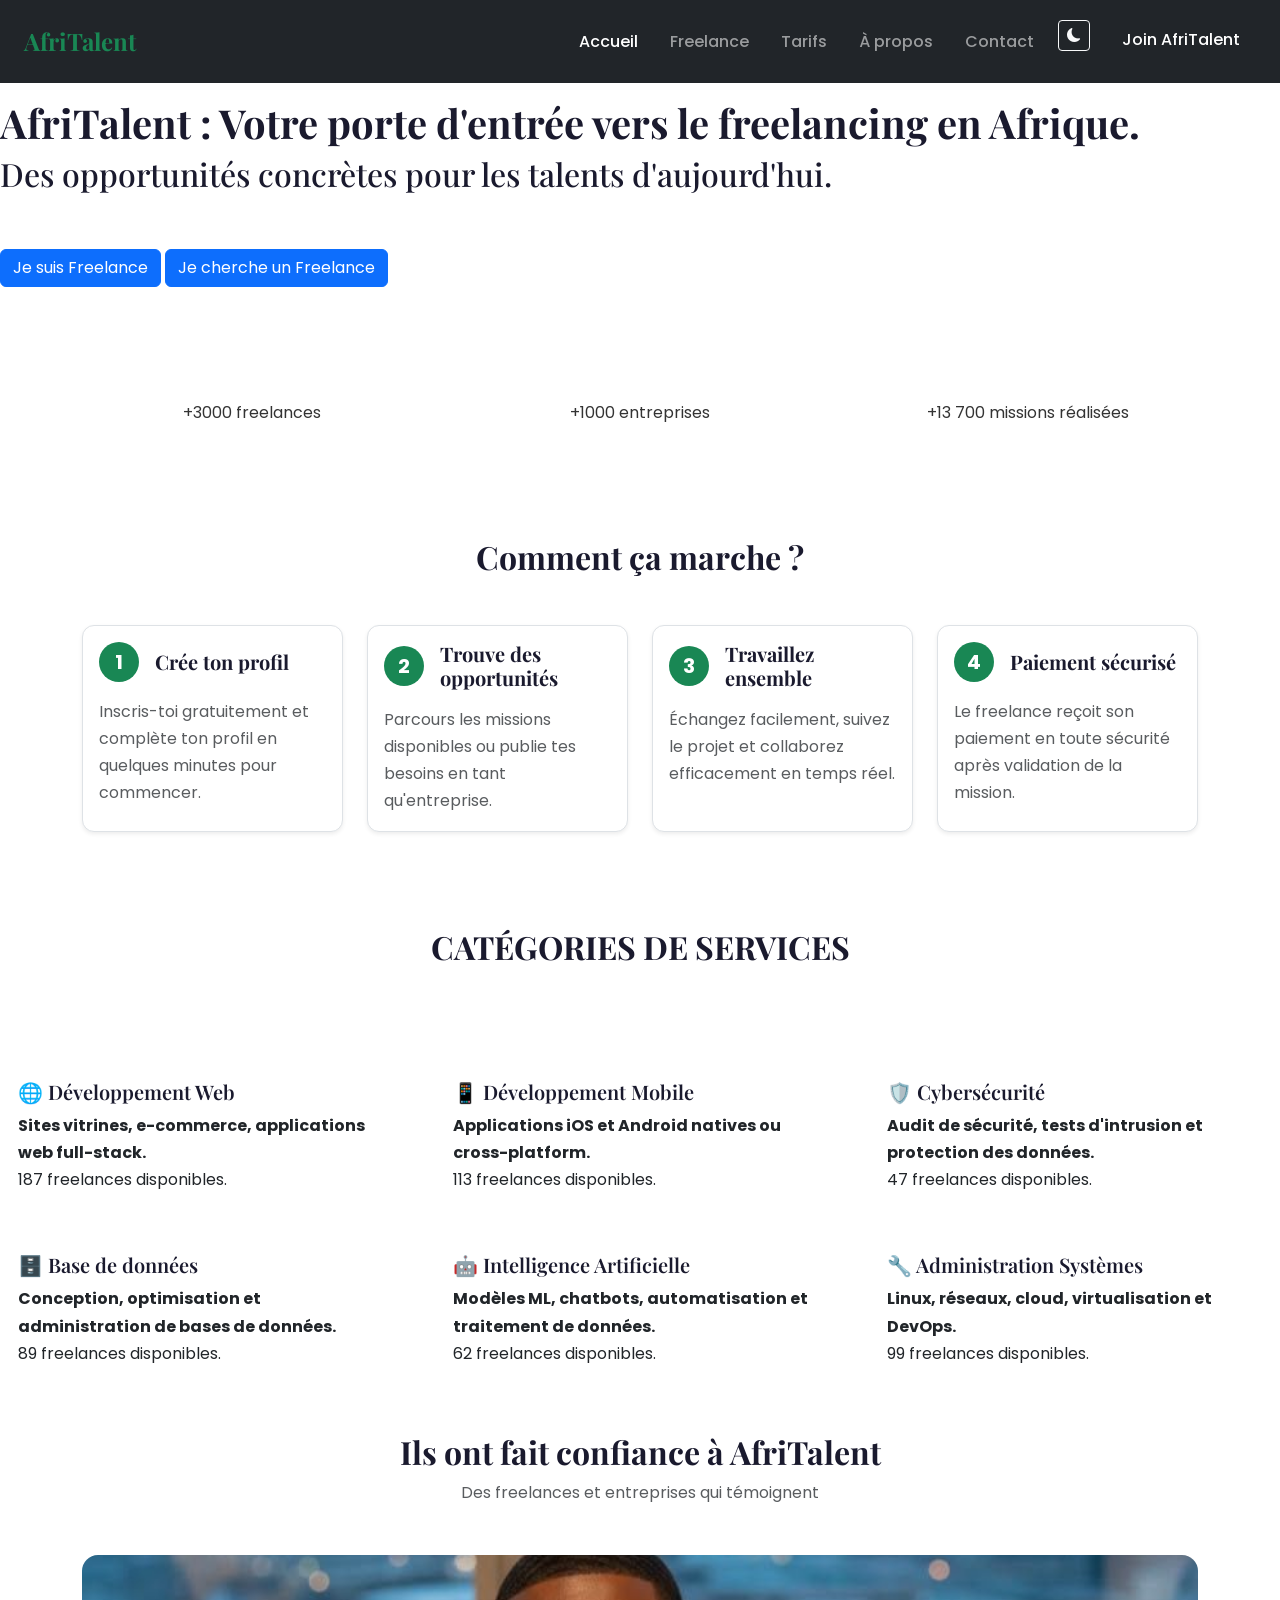
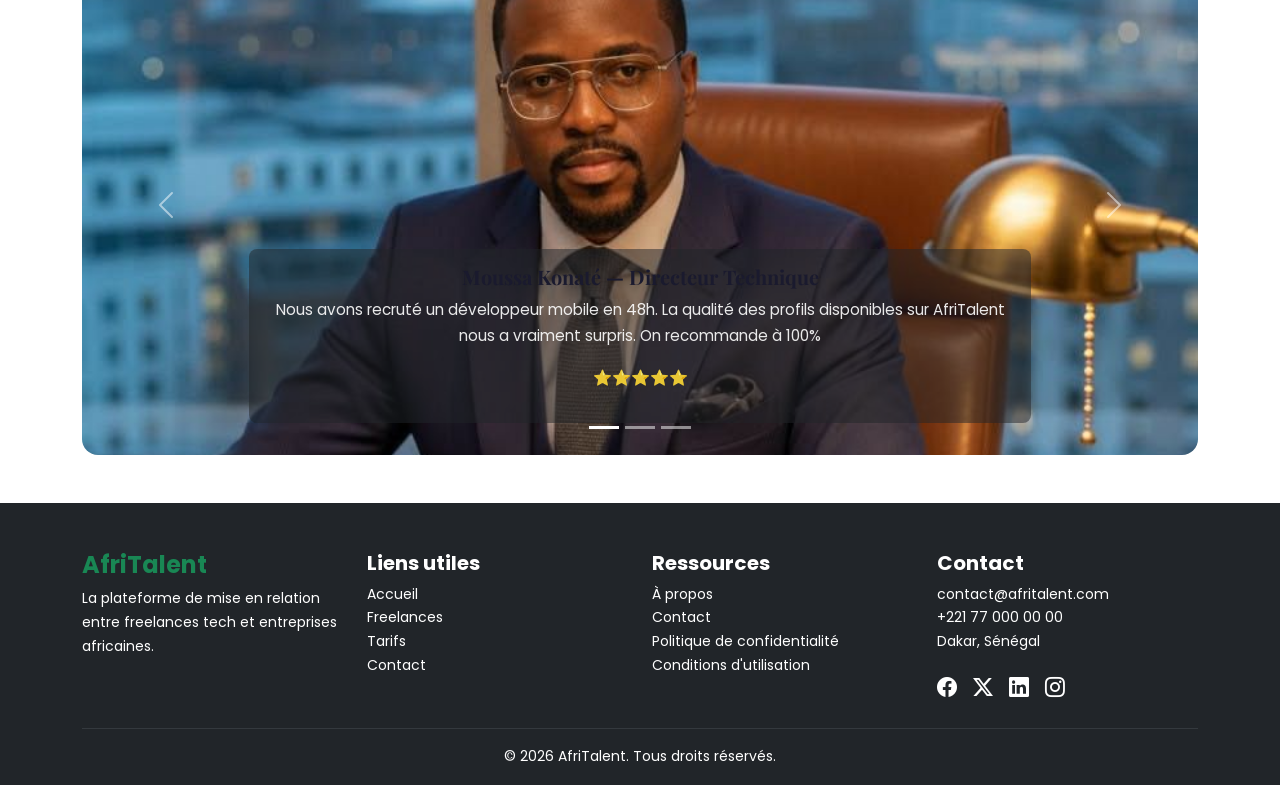
<file: index.html>
<!DOCTYPE html>
<html lang="fr">

<head>
  <meta charset="UTF-8">
  <meta name="viewport" content="width=device-width, initial-scale=1.0">
  <title>AfriTalent — Accueil</title>
  <!-- Bootstrap 5 CSS via CDN -->
  <link href="https://cdn.jsdelivr.net/npm/bootstrap@5.3.0/dist/css/bootstrap.min.css" rel="stylesheet">
  <!-- Feuille de style personnelle -->
  <link rel="stylesheet" href="css/style.css">
  <!-- Bootstrap Icons -->
  <link rel="stylesheet" href="https://cdn.jsdelivr.net/npm/bootstrap-icons@1.11.0/font/bootstrap-icons.css">
</head>

<body>

  <!-- NAVBAR — Navigation principale fixe en haut
       Contient le logo, les liens et le dark mode -->
  <nav class="navbar navbar-expand-lg navbar-dark bg-dark sticky-top" id="mainNavbar">
    <div class="container-fluid px-4">

      <!-- Logo AfriTalent -->
      <a class="navbar-brand d-flex align-items-center" href="#">
        <span class="fw-bold text-success">AfriTalent</span>
      </a>

      <!-- Bouton hamburger pour mobile -->
      <button class="navbar-toggler" type="button" data-bs-toggle="collapse" data-bs-target="#navbarNav"
        aria-controls="navbarNav" aria-expanded="false" aria-label="Toggle navigation">
        <span class="navbar-toggler-icon"></span>
      </button>

      <!-- Liens de navigation -->
      <div class="collapse navbar-collapse justify-content-end" id="navbarNav">
        <ul class="navbar-nav">
          <li class="nav-item">
            <a class="nav-link active" href="index.html">Accueil</a>
          </li>
          <li class="nav-item">
            <a class="nav-link" href="freelances.html">Freelance</a>
          </li>
          <li class="nav-item">
            <a class="nav-link" href="tarif.html">Tarifs</a>
          </li>
          <li class="nav-item">
            <a class="nav-link" href="about.html">À propos</a>
          </li>
          <li class="nav-item">
            <a class="nav-link" href="contact.html">Contact</a>
          </li>
          <!-- Bouton toggle dark mode -->
          <li class="nav-item ms-2">
            <button class="btn btn-outline-light btn-sm" id="darkModeToggle" aria-label="Activer le mode sombre">
              <i class="bi bi-moon-fill"></i>
            </button>
          </li>
          <!-- Bouton CTA -->
          <li class="nav-item">
            <a class="nav-link btn btn-success text-white ms-lg-3 px-4" href="contact.html">Join AfriTalent</a>
          </li>
        </ul>
      </div>

    </div>
  </nav>

  <!-- SECTION HERO — Titre principal et boutons CTA -->
  <div class="container py-2"></div>
  <h1>
    <strong>AfriTalent : Votre porte d'entrée vers le freelancing en Afrique.</strong><br>
  </h1>
  <h2>Des opportunités concrètes pour les talents d'aujourd'hui.</h2>

  <!-- Boutons d'appel à l'action -->
  <div class="d-grid gap-2 d-md-block py-5">
    <a href="freelances.html" class="btn btn-primary">Je suis Freelance</a>
    <a href="freelances.html" class="btn btn-primary">Je cherche un Freelance</a>
  </div>

  <!-- SECTION STATISTIQUES — Chiffres clés animés
       Les compteurs s'animent au scroll via JS -->
  <section id="hero" aria-label="Statistiques AfriTalent">
    <!-- ✅ Correction 1 : aria-label remplace le h2 manquant -->
    <div class="container overflow-hidden text-center">
      <div class="row gx-5 py-5">
        <div class="col">
          <div class="p-3">+3000 freelances</div>
        </div>
        <div class="col">
          <div class="p-3">+1000 entreprises</div>
        </div>
        <div class="col">
          <div class="p-3">+13 700 missions réalisées</div>
        </div>
      </div>
    </div>
  </section>

  <!-- SECTION COMMENT ÇA MARCHE — 4 étapes
       Présentation du processus en cartes Bootstrap -->
  <section id="Comment-ca-marche">
    <div>
      <div class="container py-5">
        <div class="text-center mb-5">
          <h2 class="fw-bold">Comment ça marche ?</h2>
        </div>
        <div class="row g-4">

          <!-- Étape 1 -->
          <div class="col-md-6 col-lg-3">
            <div class="card h-100 border shadow-sm">
              <div class="card-body">
                <div class="d-flex align-items-center mb-3">
                  <div class="bg-success text-white rounded-circle d-flex align-items-center justify-content-center p-3 fs-5 fw-bold"
                    style="width: 40px; height: 40px;">1</div>
                  <!-- ✅ Correction 2 : h5 → h3 pour respecter la hiérarchie -->
                  <h3 class="ms-3 mb-0 fw-bold fs-5">Crée ton profil</h3>
                </div>
                <p class="card-text text-muted">Inscris-toi gratuitement et complète ton profil en quelques minutes pour commencer.</p>
              </div>
            </div>
          </div>

          <!-- Étape 2 -->
          <div class="col-md-6 col-lg-3">
            <div class="card h-100 border shadow-sm">
              <div class="card-body">
                <div class="d-flex align-items-center mb-3">
                  <div class="bg-success text-white rounded-circle d-flex align-items-center justify-content-center p-3 fs-5 fw-bold"
                    style="width: 40px; height: 40px;">2</div>
                  <h3 class="ms-3 mb-0 fw-bold fs-5">Trouve des opportunités</h3>
                </div>
                <p class="card-text text-muted">Parcours les missions disponibles ou publie tes besoins en tant qu'entreprise.</p>
              </div>
            </div>
          </div>

          <!-- Étape 3 -->
          <div class="col-md-6 col-lg-3">
            <div class="card h-100 border shadow-sm">
              <div class="card-body">
                <div class="d-flex align-items-center mb-3">
                  <div class="bg-success text-white rounded-circle d-flex align-items-center justify-content-center p-3 fs-5 fw-bold"
                    style="width: 40px; height: 40px;">3</div>
                  <h3 class="ms-3 mb-0 fw-bold fs-5">Travaillez ensemble</h3>
                </div>
                <p class="card-text text-muted">Échangez facilement, suivez le projet et collaborez efficacement en temps réel.</p>
              </div>
            </div>
          </div>

          <!-- Étape 4 -->
          <div class="col-md-6 col-lg-3">
            <div class="card h-100 border shadow-sm">
              <div class="card-body">
                <div class="d-flex align-items-center mb-3">
                  <div class="bg-success text-white rounded-circle d-flex align-items-center justify-content-center p-3 fs-5 fw-bold"
                    style="width: 40px; height: 40px;">4</div>
                  <h3 class="ms-3 mb-0 fw-bold fs-5">Paiement sécurisé</h3>
                </div>
                <p class="card-text text-muted">Le freelance reçoit son paiement en toute sécurité après validation de la mission.</p>
              </div>
            </div>
          </div>

        </div>
      </div>
    </div>
  </section>

  <!-- SECTION CATÉGORIES DE SERVICES — 6 catégories
       Grille Bootstrap responsive avec effets hover -->
  <section id="CATÉGORIES-de-service">
    <div>
      <div class="container py-5">
        <div class="text-center mb-5">
          <h2 class="fw-bold">CATÉGORIES DE SERVICES</h2>
        </div>
      </div>
      <div class="row row-cols-1 row-cols-md-2 row-cols-lg-3 g-4">

        <!-- Catégorie 1 -->
        <div class="col">
          <div class="card">
            <div class="card-body">
              <!-- ✅ Correction 3 : h5 → h3 pour respecter la hiérarchie -->
              <h3 class="card-title fs-5">🌐 Développement Web</h3>
              <p class="card-text"><strong>Sites vitrines, e-commerce, applications web full-stack.</strong><br>187 freelances disponibles.</p>
            </div>
          </div>
        </div>

        <!-- Catégorie 2 -->
        <div class="col">
          <div class="card">
            <div class="card-body">
              <h3 class="card-title fs-5">📱 Développement Mobile</h3>
              <p class="card-text"><strong>Applications iOS et Android natives ou cross-platform.</strong><br>113 freelances disponibles.</p>
            </div>
          </div>
        </div>

        <!-- Catégorie 3 -->
        <div class="col">
          <div class="card">
            <div class="card-body">
              <h3 class="card-title fs-5">🛡️ Cybersécurité</h3>
              <p class="card-text"><strong>Audit de sécurité, tests d'intrusion et protection des données.</strong><br>47 freelances disponibles.</p>
            </div>
          </div>
        </div>

        <!-- Catégorie 4 -->
        <div class="col">
          <div class="card">
            <div class="card-body">
              <h3 class="card-title fs-5">🗄️ Base de données</h3>
              <p class="card-text"><strong>Conception, optimisation et administration de bases de données.</strong><br>89 freelances disponibles.</p>
            </div>
          </div>
        </div>

        <!-- Catégorie 5 -->
        <div class="col">
          <div class="card">
            <div class="card-body">
              <h3 class="card-title fs-5">🤖 Intelligence Artificielle</h3>
              <p class="card-text"><strong>Modèles ML, chatbots, automatisation et traitement de données.</strong><br>62 freelances disponibles.</p>
            </div>
          </div>
        </div>

        <!-- Catégorie 6 -->
        <div class="col">
          <div class="card">
            <div class="card-body">
              <h3 class="card-title fs-5">🔧 Administration Systèmes</h3>
              <p class="card-text"><strong>Linux, réseaux, cloud, virtualisation et DevOps.</strong><br>99 freelances disponibles.</p>
            </div>
          </div>
        </div>

      </div>
    </div>
  </section>

  <!-- SECTION TÉMOIGNAGES — Carousel Bootstrap
       3 témoignages avec photos, noms et étoiles -->
  <section class="py-5" id="temoignages">
    <div class="container">
      <div class="text-center mb-5">
        <h2 class="fw-bold">Ils ont fait confiance à AfriTalent</h2>
        <p class="text-muted">Des freelances et entreprises qui témoignent</p>
      </div>

      <!-- Carousel Bootstrap -->
      <div id="carouselTemoignages" class="carousel slide" data-bs-ride="carousel">

        <!-- Indicateurs points -->
        <div class="carousel-indicators">
          <button type="button" data-bs-target="#carouselTemoignages" data-bs-slide-to="0" class="active"
            aria-current="true" aria-label="Témoignage 1"></button>
          <button type="button" data-bs-target="#carouselTemoignages" data-bs-slide-to="1"
            aria-label="Témoignage 2"></button>
          <button type="button" data-bs-target="#carouselTemoignages" data-bs-slide-to="2"
            aria-label="Témoignage 3"></button>
        </div>

        <div class="carousel-inner rounded-4">

          <!-- Témoignage 1 -->
          <div class="carousel-item active">
            <img src="image/Whath1.jpeg" class="d-block w-100" alt="Photo de Moussa Konaté"
              style="max-height: 500px; object-fit: cover;">
            <div class="carousel-caption d-none d-md-block bg-dark bg-opacity-50 rounded-3 p-3">
              <!-- ✅ Correction 4 : h5 → h3 pour respecter la hiérarchie -->
              <h3 class="fw-bold fs-5">Moussa Konaté — Directeur Technique</h3>
              <p>Nous avons recruté un développeur mobile en 48h. La qualité des profils disponibles sur AfriTalent nous a vraiment surpris. On recommande à 100%</p>
              <p>⭐⭐⭐⭐⭐</p>
            </div>
          </div>

          <!-- Témoignage 2 -->
          <div class="carousel-item">
            <img src="image/Whatf2.jpeg" class="d-block w-100" alt="Photo de Aminata Diallo"
              style="height: 500px; object-fit: cover; object-position: center 20%;">
            <div class="carousel-caption d-none d-md-block bg-dark bg-opacity-50 rounded-3 p-3">
              <h3 class="fw-bold fs-5">Aminata Diallo — Développeuse Web Full-Stack</h3>
              <p>Grâce à AfriTalent, j'ai trouvé mes 3 premiers clients en moins de 2 semaines. La plateforme est simple, professionnelle et vraiment adaptée au marché africain.</p>
              <p>⭐⭐⭐⭐⭐</p>
            </div>
          </div>

          <!-- Témoignage 3 -->
          <div class="carousel-item">
            <img src="image/Whatf1.jpeg" class="d-block w-100" alt="Photo de Fatou Ndiaye"
              style="height: 500px; object-fit: cover; object-position: center 20%;">
            <div class="carousel-caption d-none d-md-block bg-dark bg-opacity-50 rounded-3 p-3">
              <h3 class="fw-bold fs-5">Fatou Ndiaye — Designer UI/UX</h3>
              <p>AfriTalent m'a permis de travailler avec des entreprises sérieuses tout en restant au Sénégal. Le système de paiement sécurisé me donne une vraie tranquillité d'esprit.</p>
              <p>⭐⭐⭐⭐⭐</p>
            </div>
          </div>

        </div>

        <!-- Boutons précédent/suivant -->
        <button class="carousel-control-prev" type="button" data-bs-target="#carouselTemoignages" data-bs-slide="prev">
          <span class="carousel-control-prev-icon" aria-hidden="true"></span>
          <span class="visually-hidden">Précédent</span>
        </button>
        <button class="carousel-control-next" type="button" data-bs-target="#carouselTemoignages" data-bs-slide="next">
          <span class="carousel-control-next-icon" aria-hidden="true"></span>
          <span class="visually-hidden">Suivant</span>
        </button>

      </div>
    </div>
  </section>

  <!-- FOOTER — 4 colonnes Bootstrap
       Liens utiles, ressources, contact, réseaux -->
  <footer class="bg-dark text-white pt-5 pb-3">
    <div class="container">
      <div class="row g-4">

        <!-- Colonne 1 : Description -->
        <div class="col-md-3">
          <h4 class="fw-bold text-success">AfriTalent</h4>
          <p class="text-white small">La plateforme de mise en relation entre freelances tech et entreprises africaines.</p>
        </div>

        <!-- Colonne 2 : Liens utiles -->
        <div class="col-md-3">
          <h5 class="fw-bold">Liens utiles</h5>
          <ul class="list-unstyled small">
            <li><a href="index.html" class="text-white text-decoration-none">Accueil</a></li>
            <li><a href="freelances.html" class="text-white text-decoration-none">Freelances</a></li>
            <li><a href="tarifs.html" class="text-white text-decoration-none">Tarifs</a></li>
            <li><a href="contact.html" class="text-white text-decoration-none">Contact</a></li>
          </ul>
        </div>

        <!-- Colonne 3 : Ressources -->
        <div class="col-md-3">
          <h5 class="fw-bold">Ressources</h5>
          <ul class="list-unstyled small">
            <li><a href="about.html" class="text-white text-decoration-none">À propos</a></li>
            <li><a href="contact.html" class="text-white text-decoration-none">Contact</a></li>
            <li><a href="tarif.html" class="text-white text-decoration-none">Politique de confidentialité</a></li>
            <li><a href="freelances.html" class="text-white text-decoration-none">Conditions d'utilisation</a></li>
          </ul>
        </div>

        <!-- Colonne 4 : Contact et réseaux sociaux -->
        <div class="col-md-3">
          <h5 class="fw-bold">Contact</h5>
          <p class="text-white small">
            contact@afritalent.com<br>
            +221 77 000 00 00<br>
            Dakar, Sénégal
          </p>
          <!-- Icônes réseaux sociaux -->
          <div class="d-flex gap-3 mt-2">
            <a href="#" aria-label="Facebook" class="text-white fs-5"><i class="bi bi-facebook"></i></a>
            <a href="#" aria-label="Twitter" class="text-white fs-5"><i class="bi bi-twitter-x"></i></a>
            <a href="#" aria-label="LinkedIn" class="text-white fs-5"><i class="bi bi-linkedin"></i></a>
            <a href="#" aria-label="Instagram" class="text-white fs-5"><i class="bi bi-instagram"></i></a>
          </div>
        </div>

      </div>

      <hr class="border-secondary mt-4">

      <!-- Copyright avec année dynamique via JS -->
      <p class="text-center text-white small mb-0">
        &copy; <span id="currentYear"></span> AfriTalent. Tous droits réservés.
      </p>

    </div>
  </footer>

  <!-- Bootstrap 5 JS via CDN -->
  <script src="https://cdn.jsdelivr.net/npm/bootstrap@5.3.0/dist/js/bootstrap.bundle.min.js"></script>
  <!-- Script personnel -->
  <script src="js/main.js"></script>

</body>

</html>
</file>
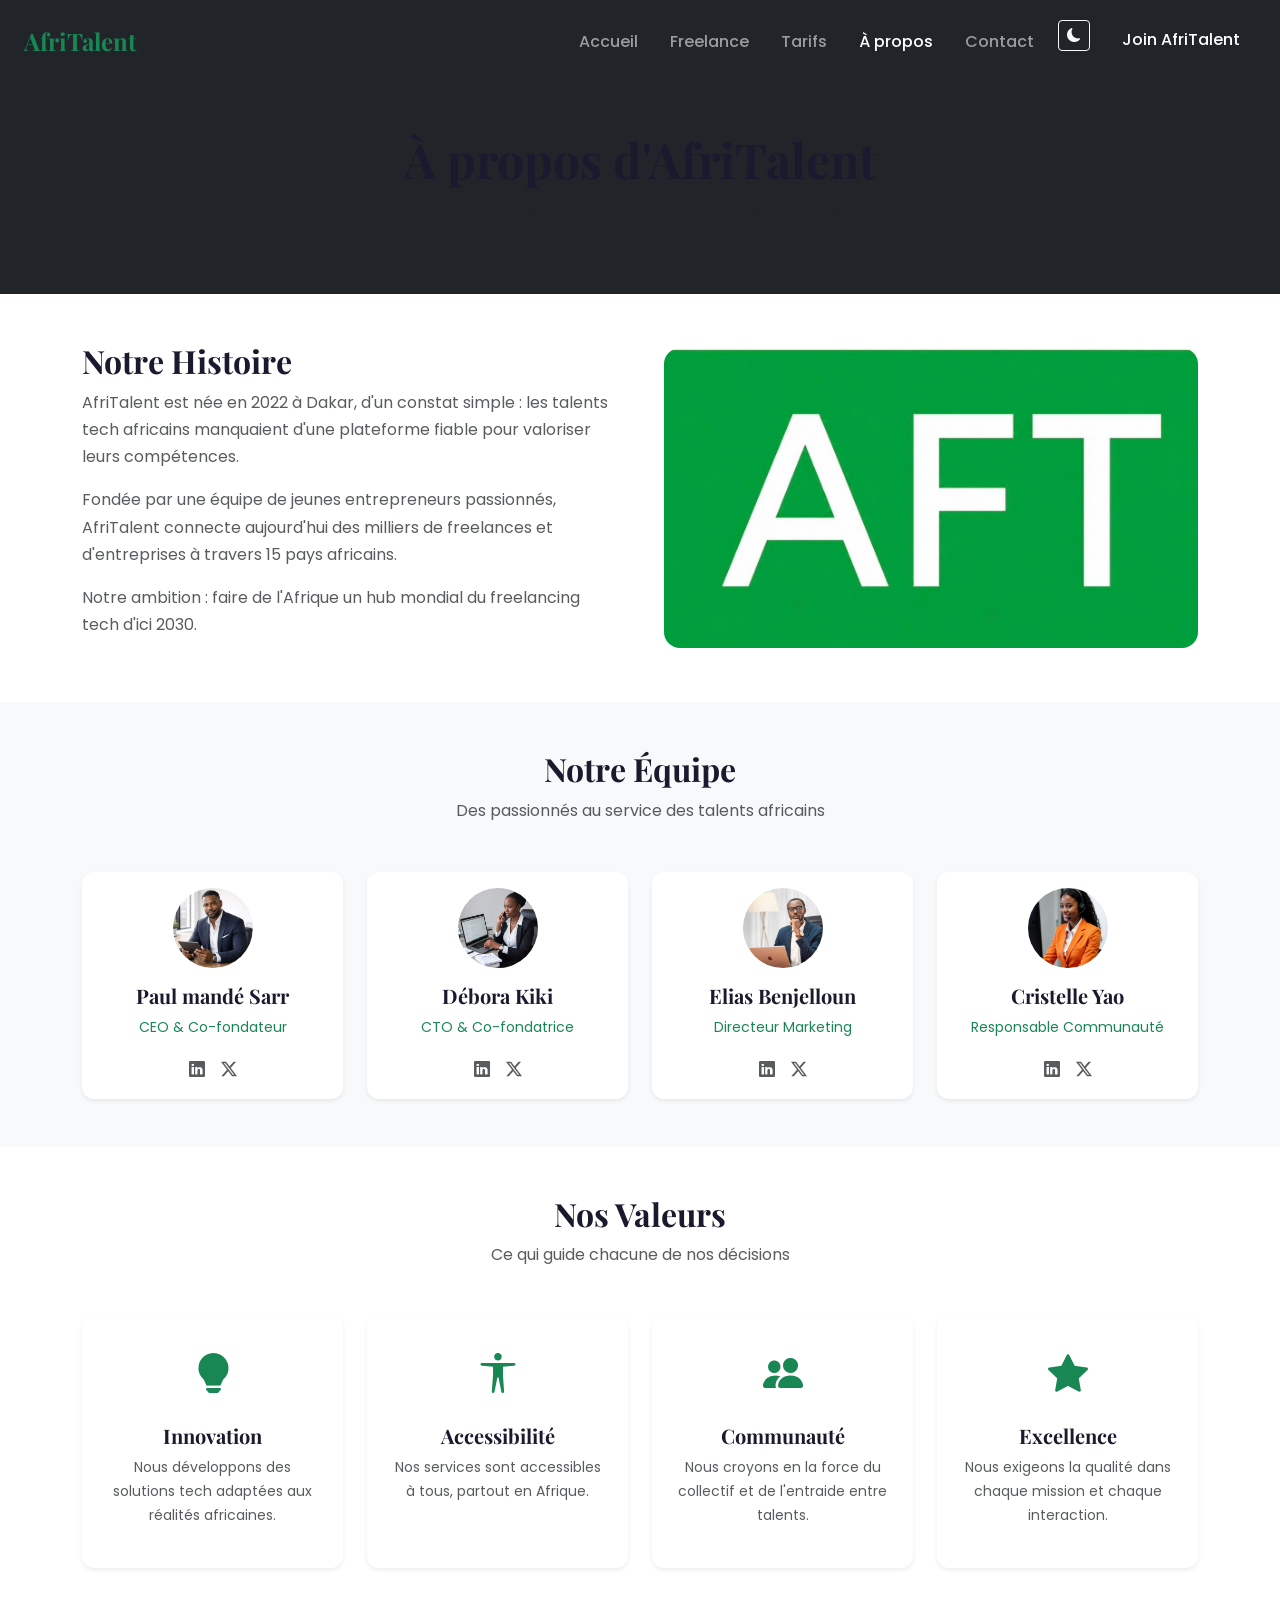
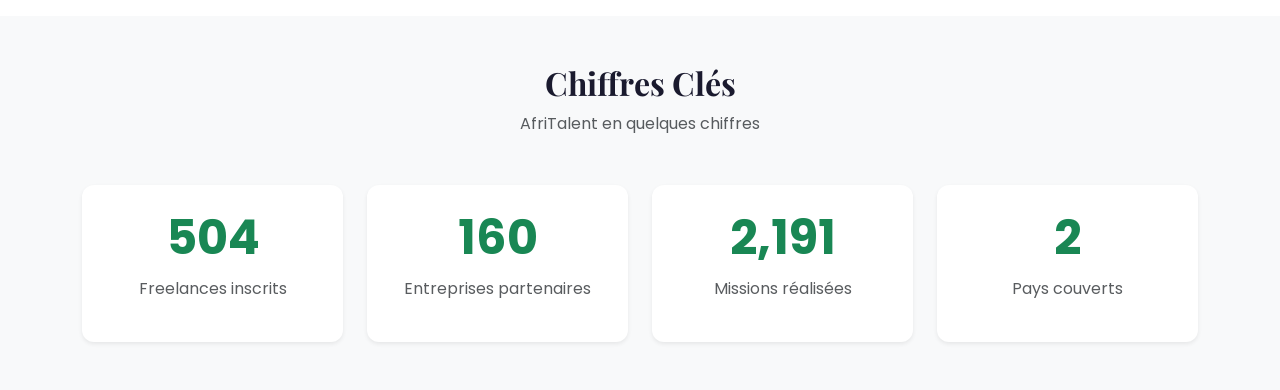
<file: about.html>
<!DOCTYPE html>
<html lang="fr">
<head> 
<meta charset="UTF-8"> 
<meta name="viewport" content="width=device-width, initial-scale=1.0"> 
<title>AfriTalent — À propos</title> 
<!-- Bootstrap 5 CSS via CDN -->
<link href="https://cdn.jsdelivr.net/npm/bootstrap@5.3.0/dist/css/bootstrap.min.css" rel="stylesheet"> 
<!-- Bootstrap Icons -->
<link rel="stylesheet" href="https://cdn.jsdelivr.net/npm/bootstrap-icons@1.11.0/font/bootstrap-icons.css">
<!-- Feuille de style personnelle -->
<link rel="stylesheet" href="css/style.css">
</head>

<body> 

  <!-- NAVBAR — Navigation principale fixe en haut
       Contient le logo, les liens et le dark mode -->
  <nav class="navbar navbar-expand-lg navbar-dark bg-dark sticky-top" id="mainNavbar">
    <div class="container-fluid px-4">

      <!-- Logo AfriTalent -->
      <a class="navbar-brand d-flex align-items-center" href="#">
        <span class="fw-bold text-success">AfriTalent</span>
      </a>

      <!-- Bouton hamburger pour mobile -->
      <button class="navbar-toggler" type="button" data-bs-toggle="collapse" data-bs-target="#navbarNav" aria-controls="navbarNav" aria-expanded="false" aria-label="Toggle navigation">
        <span class="navbar-toggler-icon"></span>
      </button>

      <!-- Liens de navigation -->
      <div class="collapse navbar-collapse justify-content-end" id="navbarNav">
        <ul class="navbar-nav">
          <li class="nav-item">
            <a class="nav-link" href="index.html">Accueil</a>
          </li>
          <li class="nav-item">
            <a class="nav-link" href="freelances.html">Freelance</a>
          </li>
          <li class="nav-item">
            <a class="nav-link" href="tarif.html">Tarifs</a>
          </li>
          <li class="nav-item">
            <a class="nav-link active" href="about.html">À propos</a>
          </li>
          <li class="nav-item">
            <a class="nav-link" href="contact.html">Contact</a>
          </li>
          <!-- Bouton toggle dark mode -->
          <li class="nav-item ms-2">
            <button class="btn btn-outline-light btn-sm" id="darkModeToggle" aria-label="Activer le mode sombre">
              <i class="bi bi-moon-fill"></i>
            </button>
          </li>
          <!-- Bouton CTA -->
          <li class="nav-item">
            <a class="nav-link btn btn-success text-white ms-lg-3 px-4" href="contact.html">Join AfriTalent</a>
          </li>
        </ul>
      </div>

    </div>
  </nav>

  <main>

    <!-- TITRE PAGE — En-tête de la page à propos -->
    <section class="py-5 bg-dark text-white text-center">
      <div class="container">
        <h1 class="fw-bold display-5">À propos d'AfriTalent</h1>
        <p class="text-muted fs-5">Notre mission, notre équipe, nos valeurs</p>
      </div>
    </section>

    <!-- SECTION NOTRE HISTOIRE — Texte + Image -->
    <section class="py-5" id="histoire">
      <div class="container">
        <div class="row align-items-center g-5">

          <!-- Texte de l'histoire -->
          <div class="col-md-6">
            <h2 class="fw-bold">Notre Histoire</h2>
            <p class="text-muted">AfriTalent est née en 2022 à Dakar, d'un constat simple : les talents tech africains manquaient d'une plateforme fiable pour valoriser leurs compétences.</p>
            <p class="text-muted">Fondée par une équipe de jeunes entrepreneurs passionnés, AfriTalent connecte aujourd'hui des milliers de freelances et d'entreprises à travers 15 pays africains.</p>
            <p class="text-muted">Notre ambition : faire de l'Afrique un hub mondial du freelancing tech d'ici 2030.</p>
          </div>

          <!-- Image illustrative -->
          <div class="col-md-6">
            <img src="image/logo.jpeg" alt="Histoire AfriTalent" class="img-fluid rounded-4 w-100"
              style="height: 300px; object-fit: cover;">
          </div>

        </div>
      </div>
    </section>

    <!-- SECTION ÉQUIPE — 4 membres fictifs -->
    <section class="py-5 bg-light" id="equipe">
      <div class="container">
        <div class="text-center mb-5">
          <h2 class="fw-bold">Notre Équipe</h2>
          <p class="text-muted">Des passionnés au service des talents africains</p>
        </div>
        <div class="row g-4">

          <!-- Membre 1 -->
          <div class="col-12 col-md-6 col-lg-3">
            <div class="card border-0 shadow-sm text-center p-3">
              <img src="image/WhatsApph2.jpeg" alt="Photo de Paul mandé Sarr"
                class="rounded-circle mx-auto mb-3" style="width:80px; height:80px; object-fit:cover;">
              <!-- ✅ h5 → h3 fs-5 -->
              <h3 class="fw-bold fs-5">Paul mandé Sarr</h3>
              <p class="text-success small">CEO & Co-fondateur</p>
              <div class="d-flex justify-content-center gap-3">
                <a href="#" class="text-muted"><i class="bi bi-linkedin"></i></a>
                <a href="#" class="text-muted"><i class="bi bi-twitter-x"></i></a>
              </div>
            </div>
          </div>

          <!-- Membre 2 -->
          <div class="col-12 col-md-6 col-lg-3">
            <div class="card border-0 shadow-sm text-center p-3">
              <img src="image/Whatf2.jpeg" alt="Photo de Débora Kiki"
                class="rounded-circle mx-auto mb-3" style="width:80px; height:80px; object-fit:cover;">
              <h3 class="fw-bold fs-5">Débora Kiki</h3>
              <p class="text-success small">CTO & Co-fondatrice</p>
              <div class="d-flex justify-content-center gap-3">
                <a href="#" class="text-muted"><i class="bi bi-linkedin"></i></a>
                <a href="#" class="text-muted"><i class="bi bi-twitter-x"></i></a>
              </div>
            </div>
          </div>

          <!-- Membre 3 -->
          <div class="col-12 col-md-6 col-lg-3">
            <div class="card border-0 shadow-sm text-center p-3">
              <img src="image/WhatsApph4.jpeg" alt="Photo de Elias Benjelloun"
                class="rounded-circle mx-auto mb-3" style="width:80px; height:80px; object-fit:cover;">
              <h3 class="fw-bold fs-5">Elias Benjelloun</h3>
              <p class="text-success small">Directeur Marketing</p>
              <div class="d-flex justify-content-center gap-3">
                <a href="#" class="text-muted"><i class="bi bi-linkedin"></i></a>
                <a href="#" class="text-muted"><i class="bi bi-twitter-x"></i></a>
              </div>
            </div>
          </div>

          <!-- Membre 4 -->
          <div class="col-12 col-md-6 col-lg-3">
            <div class="card border-0 shadow-sm text-center p-3">
              <img src="image/WhatsAppf1.jpeg" alt="Photo de Cristelle Yao"
                class="rounded-circle mx-auto mb-3" style="width:80px; height:80px; object-fit:cover;">
              <h3 class="fw-bold fs-5">Cristelle Yao</h3>
              <p class="text-success small">Responsable Communauté</p>
              <div class="d-flex justify-content-center gap-3">
                <a href="#" class="text-muted"><i class="bi bi-linkedin"></i></a>
                <a href="#" class="text-muted"><i class="bi bi-twitter-x"></i></a>
              </div>
            </div>
          </div>

        </div>
      </div>
    </section>

    <!-- SECTION NOS VALEURS — 4 valeurs avec icônes -->
    <section class="py-5" id="valeurs">
      <div class="container">
        <div class="text-center mb-5">
          <h2 class="fw-bold">Nos Valeurs</h2>
          <p class="text-muted">Ce qui guide chacune de nos décisions</p>
        </div>
        <div class="row g-4">

          <!-- Valeur 1 : Innovation -->
          <div class="col-12 col-md-6 col-lg-3">
            <div class="card border-0 shadow-sm text-center p-4 h-100">
              <i class="bi bi-lightbulb-fill text-success fs-1 mb-3"></i>
              <!-- ✅ h5 → h3 fs-5 -->
              <h3 class="fw-bold fs-5">Innovation</h3>
              <p class="text-muted small">Nous développons des solutions tech adaptées aux réalités africaines.</p>
            </div>
          </div>

          <!-- Valeur 2 : Accessibilité -->
          <div class="col-12 col-md-6 col-lg-3">
            <div class="card border-0 shadow-sm text-center p-4 h-100">
              <i class="bi bi-universal-access text-success fs-1 mb-3"></i>
              <h3 class="fw-bold fs-5">Accessibilité</h3>
              <p class="text-muted small">Nos services sont accessibles à tous, partout en Afrique.</p>
            </div>
          </div>

          <!-- Valeur 3 : Communauté -->
          <div class="col-12 col-md-6 col-lg-3">
            <div class="card border-0 shadow-sm text-center p-4 h-100">
              <i class="bi bi-people-fill text-success fs-1 mb-3"></i>
              <h3 class="fw-bold fs-5">Communauté</h3>
              <p class="text-muted small">Nous croyons en la force du collectif et de l'entraide entre talents.</p>
            </div>
          </div>

          <!-- Valeur 4 : Excellence -->
          <div class="col-12 col-md-6 col-lg-3">
            <div class="card border-0 shadow-sm text-center p-4 h-100">
              <i class="bi bi-star-fill text-success fs-1 mb-3"></i>
              <h3 class="fw-bold fs-5">Excellence</h3>
              <p class="text-muted small">Nous exigeons la qualité dans chaque mission et chaque interaction.</p>
            </div>
          </div>

        </div>
      </div>
    </section>

    <!-- SECTION CHIFFRES CLÉS — Compteurs animés -->
    <section class="py-5 bg-light" id="chiffres">
      <div class="container">
        <div class="text-center mb-5">
          <h2 class="fw-bold">Chiffres Clés</h2>
          <p class="text-muted">AfriTalent en quelques chiffres</p>
        </div>
        <div class="row text-center g-4">

          <!-- Compteur 1 : Freelances -->
          <div class="col-6 col-md-3">
            <div class="card border-0 shadow-sm p-4">
              <span class="display-5 fw-bold text-success counter" data-target="3000">0</span>
              <p class="text-muted mt-2">Freelances inscrits</p>
            </div>
          </div>

          <!-- Compteur 2 : Entreprises -->
          <div class="col-6 col-md-3">
            <div class="card border-0 shadow-sm p-4">
              <span class="display-5 fw-bold text-success counter" data-target="1000">0</span>
              <p class="text-muted mt-2">Entreprises partenaires</p>
            </div>
          </div>

          <!-- Compteur 3 : Missions -->
          <div class="col-6 col-md-3">
            <div class="card border-0 shadow-sm p-4">
              <span class="display-5 fw-bold text-success counter" data-target="13700">0</span>
              <p class="text-muted mt-2">Missions réalisées</p>
            </div>
          </div>

          <!-- Compteur 4 : Pays -->
          <div class="col-6 col-md-3">
            <div class="card border-0 shadow-sm p-4">
              <span class="display-5 fw-bold text-success counter" data-target="15">0</span>
              <p class="text-muted mt-2">Pays couverts</p>
            </div>
          </div>

        </div>
      </div>
    </section>

  </main>

  <!-- Bootstrap 5 JS via CDN -->
  <script src="https://cdn.jsdelivr.net/npm/bootstrap@5.3.0/dist/js/bootstrap.bundle.min.js"></script>
  <!-- Script personnel -->
  <script src="js/main.js"></script>

</body>
</html>
</file>
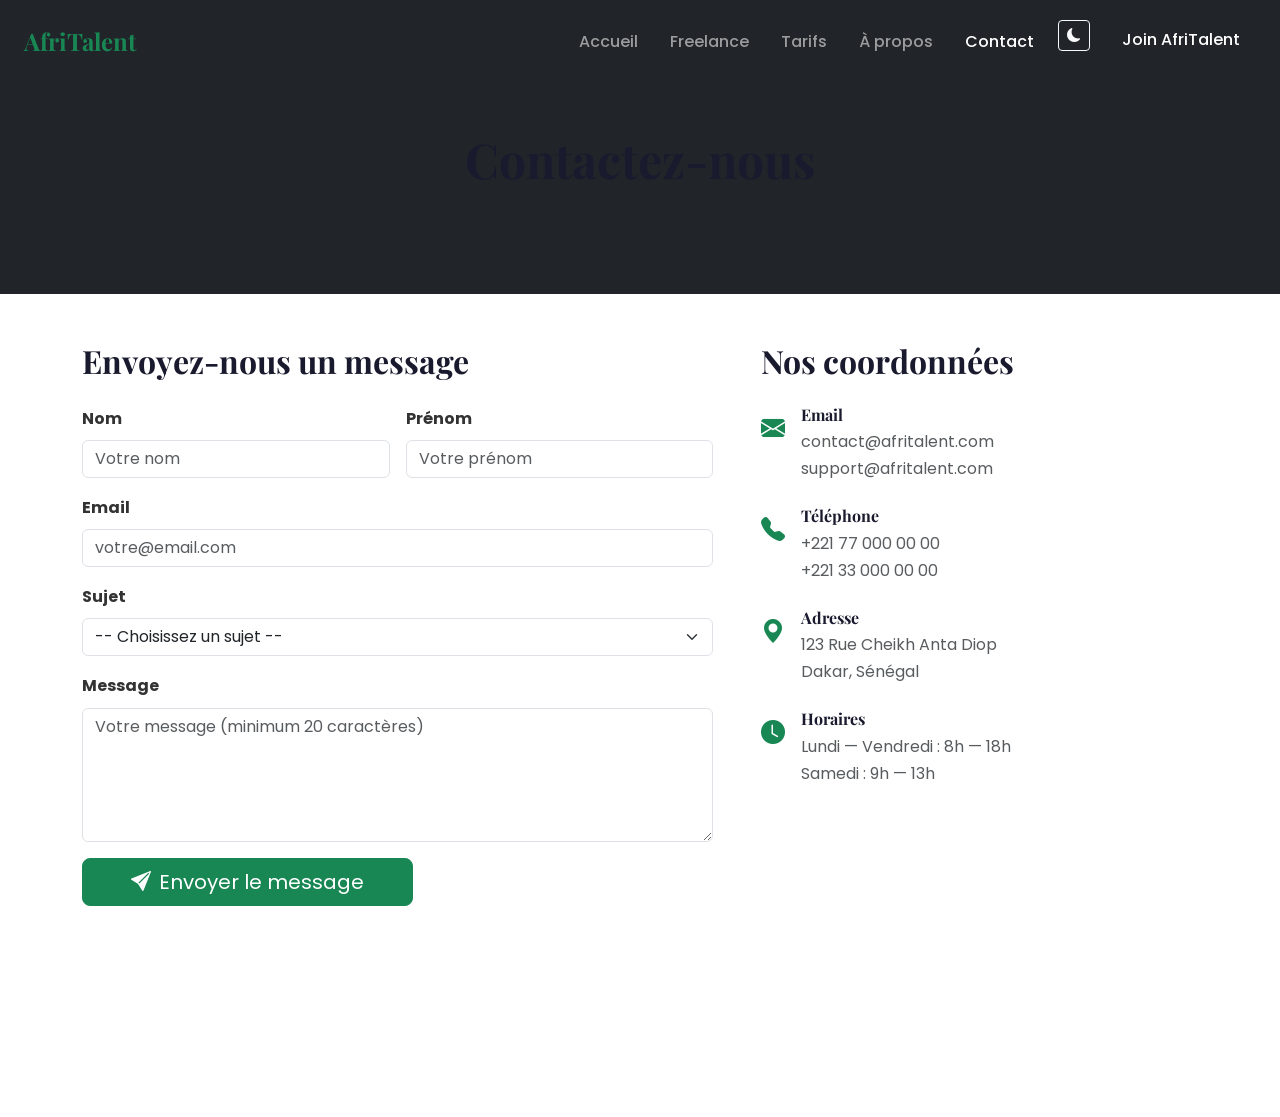
<file: contact.html>
<!DOCTYPE html>
<html lang="fr">
<head> 
<meta charset="UTF-8"> 
<meta name="viewport" content="width=device-width, initial-scale=1.0"> 
<title>AfriTalent — Contact</title> 
<!-- Bootstrap 5 CSS via CDN -->
<link href="https://cdn.jsdelivr.net/npm/bootstrap@5.3.0/dist/css/bootstrap.min.css" rel="stylesheet"> 
<!-- Bootstrap Icons -->
<link rel="stylesheet" href="https://cdn.jsdelivr.net/npm/bootstrap-icons@1.11.0/font/bootstrap-icons.css">
<!-- Feuille de style personnelle -->
<link rel="stylesheet" href="css/style.css">
</head>

<body> 

  <!-- NAVBAR — Navigation principale fixe en haut
       Contient le logo, les liens et le dark mode -->
  <nav class="navbar navbar-expand-lg navbar-dark bg-dark sticky-top" id="mainNavbar">
    <div class="container-fluid px-4">

      <!-- Logo AfriTalent -->
      <a class="navbar-brand d-flex align-items-center" href="#">
        <span class="fw-bold text-success">AfriTalent</span>
      </a>

      <!-- Bouton hamburger pour mobile -->
      <button class="navbar-toggler" type="button" data-bs-toggle="collapse" data-bs-target="#navbarNav" aria-controls="navbarNav" aria-expanded="false" aria-label="Toggle navigation">
        <span class="navbar-toggler-icon"></span>
      </button>

      <!-- Liens de navigation -->
      <div class="collapse navbar-collapse justify-content-end" id="navbarNav">
        <ul class="navbar-nav">
          <li class="nav-item">
            <a class="nav-link" href="index.html">Accueil</a>
          </li>
          <li class="nav-item">
            <a class="nav-link" href="freelances.html">Freelance</a>
          </li>
          <li class="nav-item">
            <a class="nav-link" href="tarif.html">Tarifs</a>
          </li>
          <li class="nav-item">
            <a class="nav-link" href="about.html">À propos</a>
          </li>
          <li class="nav-item">
            <a class="nav-link active" href="contact.html">Contact</a>
          </li>
          <!-- Bouton toggle dark mode -->
          <li class="nav-item ms-2">
            <button class="btn btn-outline-light btn-sm" id="darkModeToggle" aria-label="Activer le mode sombre">
              <i class="bi bi-moon-fill"></i>
            </button>
          </li>
          <!-- Bouton CTA -->
          <li class="nav-item">
            <a class="nav-link btn btn-success text-white ms-lg-3 px-4" href="contact.html">Join AfriTalent</a>
          </li>
        </ul>
      </div>

    </div>
  </nav>

  <main>

    <!-- TITRE PAGE — En-tête de la page contact -->
    <section class="py-5 bg-dark text-white text-center">
      <div class="container">
        <h1 class="fw-bold display-5">Contactez-nous</h1>
        <p class="text-muted fs-5">Une question ? Une mission ? On vous répond rapidement.</p>
      </div>
    </section>

    <!-- SECTION CONTACT — Formulaire + Coordonnées
         Validation JS côté client sans envoi réel -->
    <section class="py-5" id="contact">
      <div class="container">
        <div class="row g-5">

          <!-- Colonne formulaire -->
          <div class="col-lg-7">
            <h2 class="fw-bold mb-4">Envoyez-nous un message</h2>

            <!-- Formulaire — novalidate pour utiliser notre propre validation JS -->
            <form id="contactForm" novalidate>
              <div class="row g-3">

                <!-- Champ Nom -->
                <div class="col-md-6">
                  <label for="nom" class="form-label fw-bold">Nom</label>
                  <input type="text" class="form-control" id="nom" placeholder="Votre nom" required>
                  <div class="invalid-feedback">Veuillez entrer votre nom.</div>
                </div>

                <!-- Champ Prénom -->
                <div class="col-md-6">
                  <label for="prenom" class="form-label fw-bold">Prénom</label>
                  <input type="text" class="form-control" id="prenom" placeholder="Votre prénom" required>
                  <div class="invalid-feedback">Veuillez entrer votre prénom.</div>
                </div>

                <!-- Champ Email — vérifié par regex en JS -->
                <div class="col-12">
                  <label for="email" class="form-label fw-bold">Email</label>
                  <input type="email" class="form-control" id="email" placeholder="votre@email.com" required>
                  <div class="invalid-feedback">Veuillez entrer un email valide.</div>
                </div>

                <!-- Champ Sujet — menu déroulant -->
                <div class="col-12">
                  <label for="sujet" class="form-label fw-bold">Sujet</label>
                  <select class="form-select" id="sujet" required>
                    <option value="">-- Choisissez un sujet --</option>
                    <option value="inscription">Inscription</option>
                    <option value="mission">Publier une mission</option>
                    <option value="paiement">Problème de paiement</option>
                    <option value="partenariat">Partenariat</option>
                    <option value="autre">Autre</option>
                  </select>
                  <div class="invalid-feedback">Veuillez choisir un sujet.</div>
                </div>

                <!-- Champ Message — minimum 20 caractères -->
                <div class="col-12">
                  <label for="message" class="form-label fw-bold">Message</label>
                  <textarea class="form-control" id="message" rows="5"
                    placeholder="Votre message (minimum 20 caractères)" required></textarea>
                  <div class="invalid-feedback">Le message doit contenir au moins 20 caractères.</div>
                </div>

                <!-- Bouton d'envoi -->
                <div class="col-12">
                  <button type="submit" class="btn btn-success btn-lg px-5">
                    <i class="bi bi-send-fill me-2"></i>Envoyer le message
                  </button>
                </div>

                <!-- Message de succès — affiché par JS après validation -->
                <div class="col-12" id="successMessage" style="display:none;">
                  <div class="alert alert-success">
                    <i class="bi bi-check-circle-fill me-2"></i>
                    Message envoyé avec succès ! Nous vous répondrons sous 24h.
                  </div>
                </div>

              </div>
            </form>
          </div>

          <!-- Colonne coordonnées -->
          <div class="col-lg-5">
            <h2 class="fw-bold mb-4">Nos coordonnées</h2>

            <!-- Email -->
            <div class="d-flex align-items-start mb-4">
              <i class="bi bi-envelope-fill text-success fs-4 me-3 mt-1"></i>
              <div>
                <!-- ✅ h6 → h3 fs-6 -->
                <h3 class="fw-bold mb-1 fs-6">Email</h3>
                <p class="text-muted mb-0">contact@afritalent.com</p>
                <p class="text-muted mb-0">support@afritalent.com</p>
              </div>
            </div>

            <!-- Téléphone -->
            <div class="d-flex align-items-start mb-4">
              <i class="bi bi-telephone-fill text-success fs-4 me-3 mt-1"></i>
              <div>
                <!-- ✅ h6 → h3 fs-6 -->
                <h3 class="fw-bold mb-1 fs-6">Téléphone</h3>
                <p class="text-muted mb-0">+221 77 000 00 00</p>
                <p class="text-muted mb-0">+221 33 000 00 00</p>
              </div>
            </div>

            <!-- Adresse -->
            <div class="d-flex align-items-start mb-4">
              <i class="bi bi-geo-alt-fill text-success fs-4 me-3 mt-1"></i>
              <div>
                <!-- ✅ h6 → h3 fs-6 -->
                <h3 class="fw-bold mb-1 fs-6">Adresse</h3>
                <p class="text-muted mb-0">123 Rue Cheikh Anta Diop</p>
                <p class="text-muted mb-0">Dakar, Sénégal</p>
              </div>
            </div>

            <!-- Horaires -->
            <div class="d-flex align-items-start mb-4">
              <i class="bi bi-clock-fill text-success fs-4 me-3 mt-1"></i>
              <div>
                <!-- ✅ h6 → h3 fs-6 -->
                <h3 class="fw-bold mb-1 fs-6">Horaires</h3>
                <p class="text-muted mb-0">Lundi — Vendredi : 8h — 18h</p>
                <p class="text-muted mb-0">Samedi : 9h — 13h</p>
              </div>
            </div>

            <!-- Carte Google Maps intégrée via iframe -->
            <div class="mt-4 rounded-3 overflow-hidden">
              <!-- ✅ width="100%" déplacé dans style pour valider W3C -->
              <iframe
                src="https://www.google.com/maps/embed?pb=!1m18!1m12!1m3!1d3859.1!2d-17.4677!3d14.7167!2m3!1f0!2f0!3f0!3m2!1i1024!2i768!4f13.1!3m3!1m2!1s0x0%3A0x0!2zMTTCsDQzJzAwLjAiTiAxN8KwMjgnMDMuNiJX!5e0!3m2!1sfr!2ssn!4v1234567890"
                style="border:0; width:100%;" height="250" allowfullscreen=""
                loading="lazy" title="Localisation AfriTalent Dakar">
              </iframe>
            </div>

          </div>
        </div>
      </div>
    </section>

  </main>

  <!-- Bootstrap 5 JS via CDN -->
  <script src="https://cdn.jsdelivr.net/npm/bootstrap@5.3.0/dist/js/bootstrap.bundle.min.js"></script>
  <!-- Script personnel -->
  <script src="js/main.js"></script>

</body>
</html>
</file>
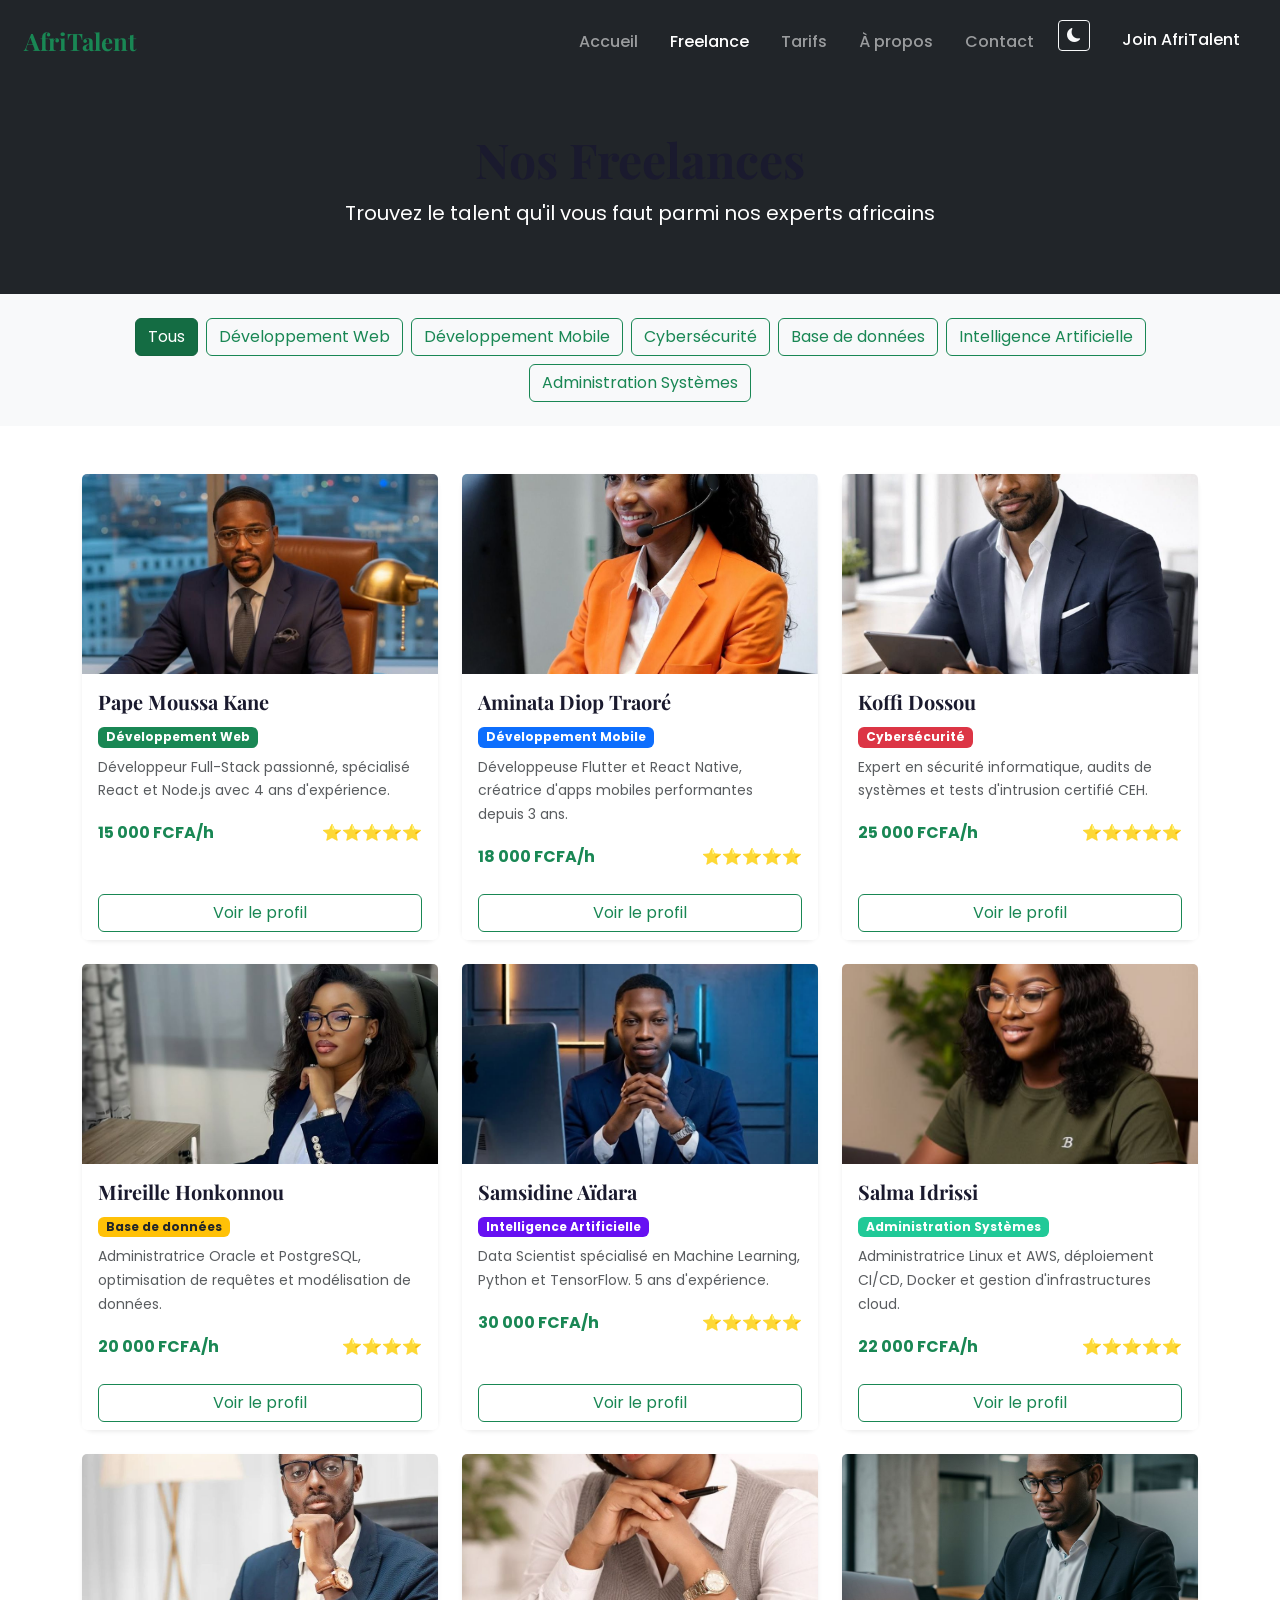
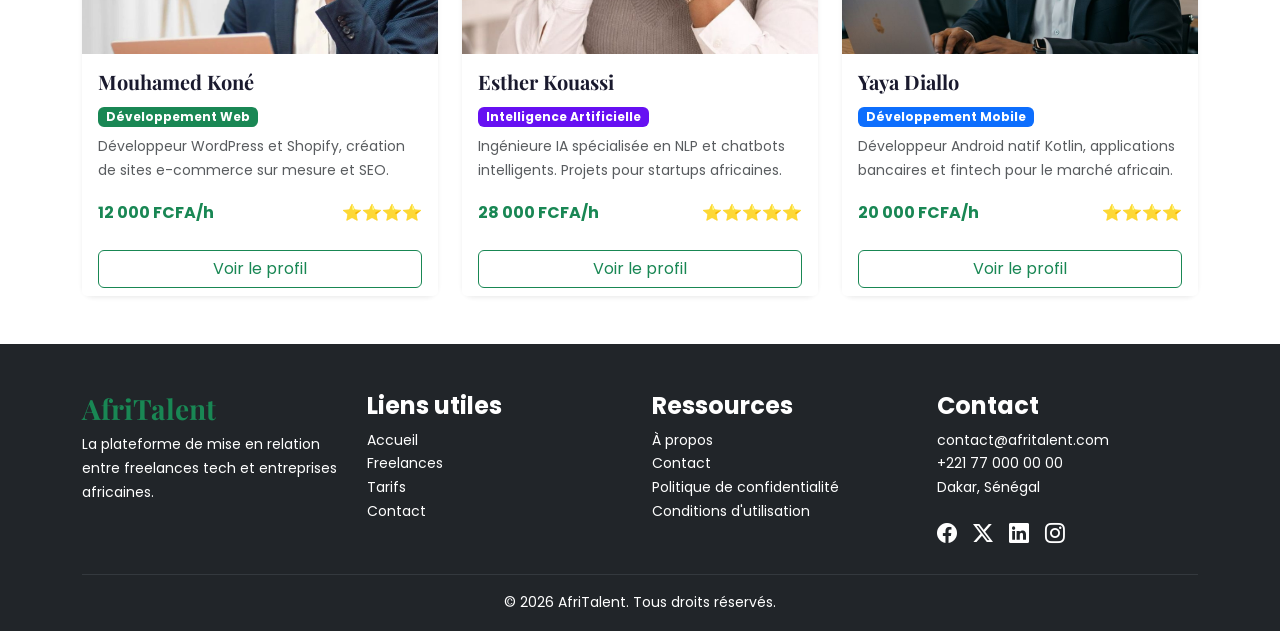
<file: freelances.html>
<!DOCTYPE html>
<html lang="fr">
<head>
  <meta charset="UTF-8">
  <meta name="viewport" content="width=device-width, initial-scale=1.0">
  <title>AfriTalent — Freelances</title>
  <!-- Bootstrap 5 CSS via CDN -->
  <link href="https://cdn.jsdelivr.net/npm/bootstrap@5.3.0/dist/css/bootstrap.min.css" rel="stylesheet">
  <!-- Bootstrap Icons -->
  <link rel="stylesheet" href="https://cdn.jsdelivr.net/npm/bootstrap-icons@1.11.0/font/bootstrap-icons.css">
  <!-- Feuille de style personnelle -->
  <link rel="stylesheet" href="css/style.css">
</head>

<body>

  <!-- NAVBAR — Navigation principale fixe en haut
       Contient le logo, les liens et le dark mode -->
  <nav class="navbar navbar-expand-lg navbar-dark bg-dark sticky-top" id="mainNavbar">
    <div class="container-fluid px-4">

      <!-- Logo AfriTalent -->
      <a class="navbar-brand d-flex align-items-center" href="#">
        <span class="fw-bold text-success">AfriTalent</span>
      </a>

      <!-- Bouton hamburger pour mobile -->
      <button class="navbar-toggler" type="button" data-bs-toggle="collapse" data-bs-target="#navbarNav"
        aria-controls="navbarNav" aria-expanded="false" aria-label="Toggle navigation">
        <span class="navbar-toggler-icon"></span>
      </button>

      <!-- Liens de navigation -->
      <div class="collapse navbar-collapse justify-content-end" id="navbarNav">
        <ul class="navbar-nav">
          <li class="nav-item">
            <a class="nav-link" href="index.html">Accueil</a>
          </li>
          <li class="nav-item">
            <a class="nav-link active" href="freelances.html">Freelance</a>
          </li>
          <li class="nav-item">
            <a class="nav-link" href="tarif.html">Tarifs</a>
          </li>
          <li class="nav-item">
            <a class="nav-link" href="about.html">À propos</a>
          </li>
          <li class="nav-item">
            <a class="nav-link" href="contact.html">Contact</a>
          </li>
          <!-- Bouton toggle dark mode -->
          <li class="nav-item ms-2">
            <button class="btn btn-outline-light btn-sm" id="darkModeToggle" aria-label="Activer le mode sombre">
              <i class="bi bi-moon-fill"></i>
            </button>
          </li>
          <!-- Bouton CTA -->
          <li class="nav-item">
            <a class="nav-link btn btn-success text-white ms-lg-3 px-4" href="contact.html">Join AfriTalent</a>
          </li>
        </ul>
      </div>

    </div>
  </nav>

  <main>

    <!-- TITRE PAGE — En-tête de la page freelances -->
    <section class="py-5 bg-dark text-white text-center">
      <div class="container">
        <h1 class="fw-bold display-5">Nos Freelances</h1>
        <p class="text-white fs-5">Trouvez le talent qu'il vous faut parmi nos experts africains</p>
      </div>
    </section>

    <!-- BARRE DE FILTRES — Filtrage par catégorie -->
    <section class="py-4 bg-light" id="filtres" aria-label="Filtres par catégorie">
      <div class="container">
        <div class="d-flex flex-wrap gap-2 justify-content-center">
          <button class="btn btn-success filter-btn active" data-filter="tous">Tous</button>
          <button class="btn btn-outline-success filter-btn" data-filter="dev-web">Développement Web</button>
          <button class="btn btn-outline-success filter-btn" data-filter="dev-mobile">Développement Mobile</button>
          <button class="btn btn-outline-success filter-btn" data-filter="cybersecurite">Cybersécurité</button>
          <button class="btn btn-outline-success filter-btn" data-filter="base-donnees">Base de données</button>
          <button class="btn btn-outline-success filter-btn" data-filter="ia">Intelligence Artificielle</button>
          <button class="btn btn-outline-success filter-btn" data-filter="admin-sys">Administration Systèmes</button>
        </div>
      </div>
    </section>

    <!-- GRILLE DES FREELANCES — 9 profils -->
    <section class="py-5" id="catalogue" aria-label="Catalogue des freelances">
      <div class="container">
        <div class="row g-4" id="freelancesGrid">

          <!-- Freelance 1 — Développement Web -->
          <div class="col-12 col-md-6 col-lg-4 freelance-card" data-categorie="dev-web">
            <div class="card h-100 shadow-sm border-0">
              <img src="image/Whath1.jpeg" class="card-img-top" alt="Photo de Pape Moussa Kane"
                style="height: 200px; object-fit: cover;">
              <div class="card-body">
                <h2 class="fw-bold fs-5">Pape Moussa Kane</h2>
                <span class="badge bg-success mb-2">Développement Web</span>
                <p class="text-muted small">Développeur Full-Stack passionné, spécialisé React et Node.js avec 4 ans d'expérience.</p>
                <div class="d-flex justify-content-between align-items-center mt-3">
                  <span class="fw-bold text-success">15 000 FCFA/h</span>
                  <span>⭐⭐⭐⭐⭐</span>
                </div>
              </div>
              <div class="card-footer bg-white border-0">
                <a href="#" class="btn btn-outline-success w-100">Voir le profil</a>
              </div>
            </div>
          </div>

          <!-- Freelance 2 — Développement Mobile -->
          <div class="col-12 col-md-6 col-lg-4 freelance-card" data-categorie="dev-mobile">
            <div class="card h-100 shadow-sm border-0">
              <img src="image/WhatsAppf1.jpeg" class="card-img-top" alt="Photo de Aminata Diop Traoré"
                style="height: 200px; object-fit: cover;">
              <div class="card-body">
                <h2 class="fw-bold fs-5">Aminata Diop Traoré</h2>
                <span class="badge bg-primary mb-2">Développement Mobile</span>
                <p class="text-muted small">Développeuse Flutter et React Native, créatrice d'apps mobiles performantes depuis 3 ans.</p>
                <div class="d-flex justify-content-between align-items-center mt-3">
                  <span class="fw-bold text-success">18 000 FCFA/h</span>
                  <span>⭐⭐⭐⭐⭐</span>
                </div>
              </div>
              <div class="card-footer bg-white border-0">
                <a href="#" class="btn btn-outline-success w-100">Voir le profil</a>
              </div>
            </div>
          </div>

          <!-- Freelance 3 — Cybersécurité -->
          <div class="col-12 col-md-6 col-lg-4 freelance-card" data-categorie="cybersecurite">
            <div class="card h-100 shadow-sm border-0">
              <img src="image/WhatsApph2.jpeg" class="card-img-top" alt="Photo de Koffi Dossou"
                style="height: 200px; object-fit: cover;">
              <div class="card-body">
                <h2 class="fw-bold fs-5">Koffi Dossou</h2>
                <span class="badge bg-danger mb-2">Cybersécurité</span>
                <p class="text-muted small">Expert en sécurité informatique, audits de systèmes et tests d'intrusion certifié CEH.</p>
                <div class="d-flex justify-content-between align-items-center mt-3">
                  <span class="fw-bold text-success">25 000 FCFA/h</span>
                  <span>⭐⭐⭐⭐⭐</span>
                </div>
              </div>
              <div class="card-footer bg-white border-0">
                <a href="#" class="btn btn-outline-success w-100">Voir le profil</a>
              </div>
            </div>
          </div>

          <!-- Freelance 4 — Base de données -->
          <div class="col-12 col-md-6 col-lg-4 freelance-card" data-categorie="base-donnees">
            <div class="card h-100 shadow-sm border-0">
              <img src="image/WhatsAppf2.jpeg" class="card-img-top" alt="Photo de Mireille Honkonnou"
                style="height: 200px; object-fit: cover;">
              <div class="card-body">
                <h2 class="fw-bold fs-5">Mireille Honkonnou</h2>
                <span class="badge bg-warning text-dark mb-2">Base de données</span>
                <p class="text-muted small">Administratrice Oracle et PostgreSQL, optimisation de requêtes et modélisation de données.</p>
                <div class="d-flex justify-content-between align-items-center mt-3">
                  <span class="fw-bold text-success">20 000 FCFA/h</span>
                  <span>⭐⭐⭐⭐</span>
                </div>
              </div>
              <div class="card-footer bg-white border-0">
                <a href="#" class="btn btn-outline-success w-100">Voir le profil</a>
              </div>
            </div>
          </div>

          <!-- Freelance 5 — Intelligence Artificielle -->
          <div class="col-12 col-md-6 col-lg-4 freelance-card" data-categorie="ia">
            <div class="card h-100 shadow-sm border-0">
              <img src="image/WhatsApph3.jpeg" class="card-img-top" alt="Photo de Samsidine Aïdara"
                style="height: 200px; object-fit: cover;">
              <div class="card-body">
                <h2 class="fw-bold fs-5">Samsidine Aïdara</h2>
                <span class="badge mb-2" style="background-color:#6610f2;">Intelligence Artificielle</span>
                <p class="text-muted small">Data Scientist spécialisé en Machine Learning, Python et TensorFlow. 5 ans d'expérience.</p>
                <div class="d-flex justify-content-between align-items-center mt-3">
                  <span class="fw-bold text-success">30 000 FCFA/h</span>
                  <span>⭐⭐⭐⭐⭐</span>
                </div>
              </div>
              <div class="card-footer bg-white border-0">
                <a href="#" class="btn btn-outline-success w-100">Voir le profil</a>
              </div>
            </div>
          </div>

          <!-- Freelance 6 — Administration Systèmes -->
          <div class="col-12 col-md-6 col-lg-4 freelance-card" data-categorie="admin-sys">
            <div class="card h-100 shadow-sm border-0">
              <img src="image/WhatsAppf3.jpeg" class="card-img-top" alt="Photo de Salma Idrissi"
                style="height: 200px; object-fit: cover;">
              <div class="card-body">
                <h2 class="fw-bold fs-5">Salma Idrissi</h2>
                <span class="badge mb-2" style="background-color:#20c997;">Administration Systèmes</span>
                <p class="text-muted small">Administratrice Linux et AWS, déploiement CI/CD, Docker et gestion d'infrastructures cloud.</p>
                <div class="d-flex justify-content-between align-items-center mt-3">
                  <span class="fw-bold text-success">22 000 FCFA/h</span>
                  <span>⭐⭐⭐⭐⭐</span>
                </div>
              </div>
              <div class="card-footer bg-white border-0">
                <a href="#" class="btn btn-outline-success w-100">Voir le profil</a>
              </div>
            </div>
          </div>

          <!-- Freelance 7 — Développement Web -->
          <div class="col-12 col-md-6 col-lg-4 freelance-card" data-categorie="dev-web">
            <div class="card h-100 shadow-sm border-0">
              <img src="image/WhatsApph4.jpeg" class="card-img-top" alt="Photo de Mouhamed Koné"
                style="height: 200px; object-fit: cover;">
              <div class="card-body">
                <h2 class="fw-bold fs-5">Mouhamed Koné</h2>
                <span class="badge bg-success mb-2">Développement Web</span>
                <p class="text-muted small">Développeur WordPress et Shopify, création de sites e-commerce sur mesure et SEO.</p>
                <div class="d-flex justify-content-between align-items-center mt-3">
                  <span class="fw-bold text-success">12 000 FCFA/h</span>
                  <span>⭐⭐⭐⭐</span>
                </div>
              </div>
              <div class="card-footer bg-white border-0">
                <a href="#" class="btn btn-outline-success w-100">Voir le profil</a>
              </div>
            </div>
          </div>

          <!-- Freelance 8 — Intelligence Artificielle -->
          <div class="col-12 col-md-6 col-lg-4 freelance-card" data-categorie="ia">
            <div class="card h-100 shadow-sm border-0">
              <img src="image/WhatsAppf4.jpeg" class="card-img-top" alt="Photo de Esther Kouassi"
                style="height: 200px; object-fit: cover;">
              <div class="card-body">
                <h2 class="fw-bold fs-5">Esther Kouassi</h2>
                <span class="badge mb-2" style="background-color:#6610f2;">Intelligence Artificielle</span>
                <p class="text-muted small">Ingénieure IA spécialisée en NLP et chatbots intelligents. Projets pour startups africaines.</p>
                <div class="d-flex justify-content-between align-items-center mt-3">
                  <span class="fw-bold text-success">28 000 FCFA/h</span>
                  <span>⭐⭐⭐⭐⭐</span>
                </div>
              </div>
              <div class="card-footer bg-white border-0">
                <a href="#" class="btn btn-outline-success w-100">Voir le profil</a>
              </div>
            </div>
          </div>

          <!-- Freelance 9 — Développement Mobile -->
          <div class="col-12 col-md-6 col-lg-4 freelance-card" data-categorie="dev-mobile">
            <div class="card h-100 shadow-sm border-0">
              <img src="image/WhatsApph5.jpeg" class="card-img-top" alt="Photo de Yaya Diallo"
                style="height: 200px; object-fit: cover;">
              <div class="card-body">
                <h2 class="fw-bold fs-5">Yaya Diallo</h2>
                <span class="badge bg-primary mb-2">Développement Mobile</span>
                <p class="text-muted small">Développeur Android natif Kotlin, applications bancaires et fintech pour le marché africain.</p>
                <div class="d-flex justify-content-between align-items-center mt-3">
                  <span class="fw-bold text-success">20 000 FCFA/h</span>
                  <span>⭐⭐⭐⭐</span>
                </div>
              </div>
              <div class="card-footer bg-white border-0">
                <a href="#" class="btn btn-outline-success w-100">Voir le profil</a>
              </div>
            </div>
          </div>

        </div>
      </div>
    </section>

  </main>

  <!-- FOOTER — 4 colonnes Bootstrap -->
  <footer class="bg-dark text-white pt-5 pb-3">
    <div class="container">
      <div class="row g-4">

        <!-- Colonne 1 : Description -->
        <div class="col-md-3">
          <h3 class="fw-bold text-success">AfriTalent</h3>
          <p class="text-white small">La plateforme de mise en relation entre freelances tech et entreprises africaines.</p>
        </div>

        <!-- Colonne 2 : Liens utiles -->
        <div class="col-md-3">
          <h4 class="fw-bold">Liens utiles</h4>
          <ul class="list-unstyled small">
            <li><a href="index.html" class="text-white text-decoration-none">Accueil</a></li>
            <li><a href="freelances.html" class="text-white text-decoration-none">Freelances</a></li>
            <li><a href="tarifs.html" class="text-white text-decoration-none">Tarifs</a></li>
            <li><a href="contact.html" class="text-white text-decoration-none">Contact</a></li>
          </ul>
        </div>

        <!-- Colonne 3 : Ressources -->
        <div class="col-md-3">
          <h4 class="fw-bold">Ressources</h4>
          <ul class="list-unstyled small">
            <li><a href="about.html" class="text-white text-decoration-none">À propos</a></li>
            <li><a href="contact.html" class="text-white text-decoration-none">Contact</a></li>
            <li><a href="tarif.html" class="text-white text-decoration-none">Politique de confidentialité</a></li>
            <li><a href="freelances.html" class="text-white text-decoration-none">Conditions d'utilisation</a></li>
          </ul>
        </div>

        <!-- Colonne 4 : Contact et réseaux sociaux -->
        <div class="col-md-3">
          <h4 class="fw-bold">Contact</h4>
          <p class="text-white small">
            contact@afritalent.com<br>
            +221 77 000 00 00<br>
            Dakar, Sénégal
          </p>
          <!-- Icônes réseaux sociaux -->
          <div class="d-flex gap-3 mt-2">
            <a href="#" aria-label="Facebook" class="text-white fs-5"><i class="bi bi-facebook"></i></a>
            <a href="#" aria-label="Twitter" class="text-white fs-5"><i class="bi bi-twitter-x"></i></a>
            <a href="#" aria-label="LinkedIn" class="text-white fs-5"><i class="bi bi-linkedin"></i></a>
            <a href="#" aria-label="Instagram" class="text-white fs-5"><i class="bi bi-instagram"></i></a>
          </div>
        </div>

      </div>
      <hr class="border-secondary mt-4">

      <!-- Copyright avec année dynamique via JS -->
      <p class="text-center text-white small mb-0">
        &copy; <span id="currentYear"></span> AfriTalent. Tous droits réservés.
      </p>
    </div>
  </footer>

  <!-- Bootstrap 5 JS via CDN -->
  <script src="https://cdn.jsdelivr.net/npm/bootstrap@5.3.0/dist/js/bootstrap.bundle.min.js"></script>
  <!-- Script personnel -->
  <script src="js/main.js"></script>

</body>
</html>
</file>
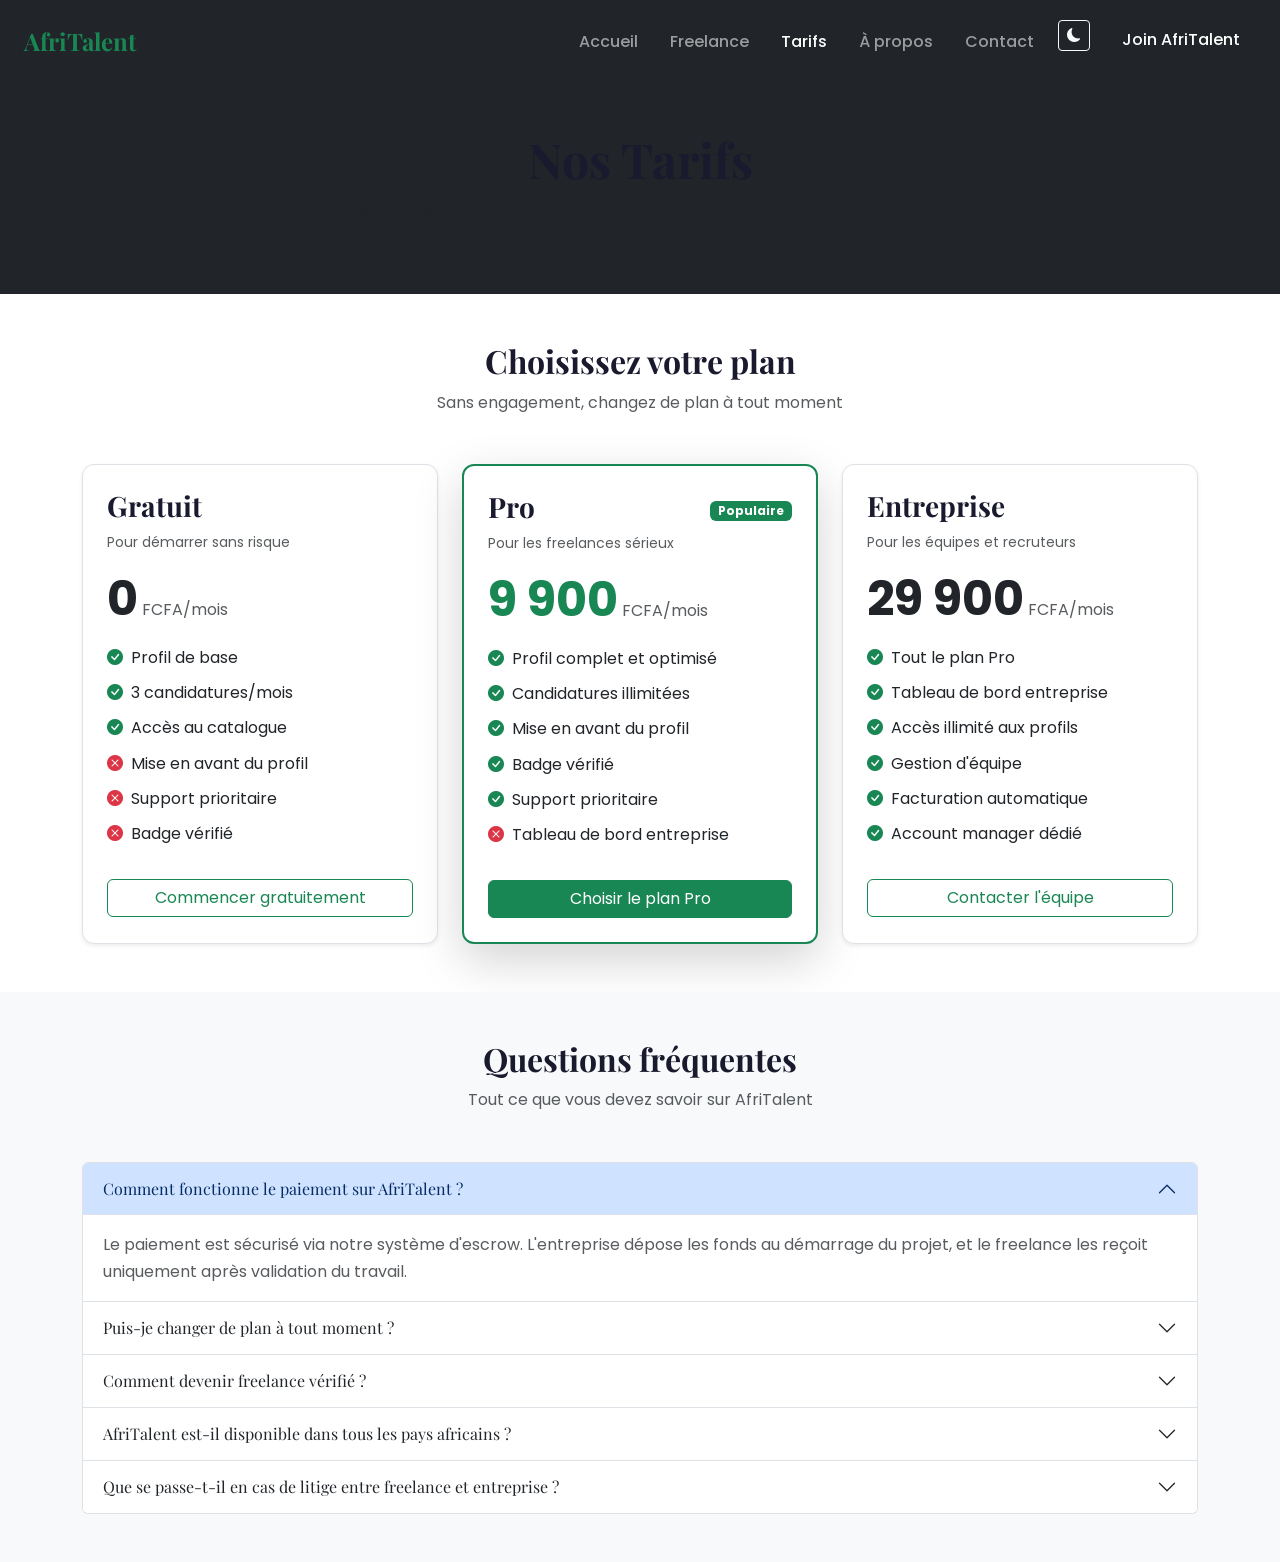
<file: tarif.html>
<!DOCTYPE html>
<html lang="fr">
<head> 
<meta charset="UTF-8"> 
<meta name="viewport" content="width=device-width, initial-scale=1.0"> 
<title>AfriTalent — Tarifs</title> 
<!-- Bootstrap 5 CSS via CDN -->
<link href="https://cdn.jsdelivr.net/npm/bootstrap@5.3.0/dist/css/bootstrap.min.css" rel="stylesheet"> 
<!-- Bootstrap Icons -->
<link rel="stylesheet" href="https://cdn.jsdelivr.net/npm/bootstrap-icons@1.11.0/font/bootstrap-icons.css">
<!-- Feuille de style personnelle -->
<link rel="stylesheet" href="css/style.css">
</head>

<body> 

  <!-- NAVBAR — Navigation principale fixe en haut
       Contient le logo, les liens et le dark mode -->
  <nav class="navbar navbar-expand-lg navbar-dark bg-dark sticky-top" id="mainNavbar">
    <div class="container-fluid px-4">
      <a class="navbar-brand d-flex align-items-center" href="#">
        <span class="fw-bold text-success">AfriTalent</span>
      </a>
      <button class="navbar-toggler" type="button" data-bs-toggle="collapse" data-bs-target="#navbarNav" aria-controls="navbarNav" aria-expanded="false" aria-label="Toggle navigation">
        <span class="navbar-toggler-icon"></span>
      </button>
      <div class="collapse navbar-collapse justify-content-end" id="navbarNav">
        <ul class="navbar-nav">
          <li class="nav-item"><a class="nav-link" href="index.html">Accueil</a></li>
          <li class="nav-item"><a class="nav-link" href="freelances.html">Freelance</a></li>
          <li class="nav-item"><a class="nav-link active" href="tarif.html">Tarifs</a></li>
          <li class="nav-item"><a class="nav-link" href="about.html">À propos</a></li>
          <li class="nav-item"><a class="nav-link" href="contact.html">Contact</a></li>
          <li class="nav-item ms-2">
            <button class="btn btn-outline-light btn-sm" id="darkModeToggle" aria-label="Activer le mode sombre">
              <i class="bi bi-moon-fill"></i>
            </button>
          </li>
          <li class="nav-item">
            <a class="nav-link btn btn-success text-white ms-lg-3 px-4" href="contact.html">Join AfriTalent</a>
          </li>
        </ul>
      </div>
    </div>
  </nav>

  <main>

    <!-- TITRE PAGE -->
    <section class="py-5 bg-dark text-white text-center">
      <div class="container">
        <h1 class="fw-bold display-5">Nos Tarifs</h1>
        <p class="text-muted fs-5">Des plans adaptés à chaque besoin, freelance ou entreprise</p>
      </div>
    </section>

    <!-- SECTION PLANS — 3 plans tarifaires -->
    <section class="py-5" id="plans">
      <div class="container">
        <div class="text-center mb-5">
          <h2 class="fw-bold">Choisissez votre plan</h2>
          <p class="text-muted">Sans engagement, changez de plan à tout moment</p>
        </div>
        <div class="row g-4 justify-content-center">

          <!-- Plan Gratuit -->
          <div class="col-12 col-md-4">
            <div class="card h-100 border shadow-sm">
              <div class="card-body p-4">
                <!-- ✅ h4 → h3 -->
                <h3 class="fw-bold">Gratuit</h3>
                <p class="text-muted small">Pour démarrer sans risque</p>
                <div class="my-3">
                  <span class="display-5 fw-bold">0</span>
                  <span class="text-muted"> FCFA/mois</span>
                </div>
                <ul class="list-unstyled">
                  <li class="mb-2"><i class="bi bi-check-circle-fill text-success me-2"></i>Profil de base</li>
                  <li class="mb-2"><i class="bi bi-check-circle-fill text-success me-2"></i>3 candidatures/mois</li>
                  <li class="mb-2"><i class="bi bi-check-circle-fill text-success me-2"></i>Accès au catalogue</li>
                  <li class="mb-2"><i class="bi bi-x-circle-fill text-danger me-2"></i>Mise en avant du profil</li>
                  <li class="mb-2"><i class="bi bi-x-circle-fill text-danger me-2"></i>Support prioritaire</li>
                  <li class="mb-2"><i class="bi bi-x-circle-fill text-danger me-2"></i>Badge vérifié</li>
                </ul>
                <a href="contact.html" class="btn btn-outline-success w-100 mt-3">Commencer gratuitement</a>
              </div>
            </div>
          </div>

          <!-- Plan Pro — Recommandé -->
          <div class="col-12 col-md-4">
            <div class="card h-100 border-success shadow-lg" style="border-width: 2px !important;">
              <div class="card-body p-4">
                <div class="d-flex justify-content-between align-items-center">
                  <!-- ✅ h4 → h3 -->
                  <h3 class="fw-bold">Pro</h3>
                  <span class="badge bg-success">Populaire</span>
                </div>
                <p class="text-muted small">Pour les freelances sérieux</p>
                <div class="my-3">
                  <span class="display-5 fw-bold text-success">9 900</span>
                  <span class="text-muted"> FCFA/mois</span>
                </div>
                <ul class="list-unstyled">
                  <li class="mb-2"><i class="bi bi-check-circle-fill text-success me-2"></i>Profil complet et optimisé</li>
                  <li class="mb-2"><i class="bi bi-check-circle-fill text-success me-2"></i>Candidatures illimitées</li>
                  <li class="mb-2"><i class="bi bi-check-circle-fill text-success me-2"></i>Mise en avant du profil</li>
                  <li class="mb-2"><i class="bi bi-check-circle-fill text-success me-2"></i>Badge vérifié</li>
                  <li class="mb-2"><i class="bi bi-check-circle-fill text-success me-2"></i>Support prioritaire</li>
                  <li class="mb-2"><i class="bi bi-x-circle-fill text-danger me-2"></i>Tableau de bord entreprise</li>
                </ul>
                <a href="contact.html" class="btn btn-success w-100 mt-3">Choisir le plan Pro</a>
              </div>
            </div>
          </div>

          <!-- Plan Entreprise -->
          <div class="col-12 col-md-4">
            <div class="card h-100 border shadow-sm">
              <div class="card-body p-4">
                <!-- ✅ h4 → h3 -->
                <h3 class="fw-bold">Entreprise</h3>
                <p class="text-muted small">Pour les équipes et recruteurs</p>
                <div class="my-3">
                  <span class="display-5 fw-bold">29 900</span>
                  <span class="text-muted"> FCFA/mois</span>
                </div>
                <ul class="list-unstyled">
                  <li class="mb-2"><i class="bi bi-check-circle-fill text-success me-2"></i>Tout le plan Pro</li>
                  <li class="mb-2"><i class="bi bi-check-circle-fill text-success me-2"></i>Tableau de bord entreprise</li>
                  <li class="mb-2"><i class="bi bi-check-circle-fill text-success me-2"></i>Accès illimité aux profils</li>
                  <li class="mb-2"><i class="bi bi-check-circle-fill text-success me-2"></i>Gestion d'équipe</li>
                  <li class="mb-2"><i class="bi bi-check-circle-fill text-success me-2"></i>Facturation automatique</li>
                  <li class="mb-2"><i class="bi bi-check-circle-fill text-success me-2"></i>Account manager dédié</li>
                </ul>
                <a href="contact.html" class="btn btn-outline-success w-100 mt-3">Contacter l'équipe</a>
              </div>
            </div>
          </div>

        </div>
      </div>
    </section>

    <!-- SECTION FAQ — Accordion Bootstrap -->
    <section class="py-5 bg-light" id="faq">
      <div class="container">
        <div class="text-center mb-5">
          <h2 class="fw-bold">Questions fréquentes</h2>
          <p class="text-muted">Tout ce que vous devez savoir sur AfriTalent</p>
        </div>
        <div class="accordion" id="faqAccordion">

          <!-- Question 1 -->
          <div class="accordion-item">
            <h2 class="accordion-header">
              <button class="accordion-button" type="button" data-bs-toggle="collapse"
                data-bs-target="#faq1" aria-expanded="true">
                Comment fonctionne le paiement sur AfriTalent ?
              </button>
            </h2>
            <div id="faq1" class="accordion-collapse collapse show" data-bs-parent="#faqAccordion">
              <div class="accordion-body text-muted">
                Le paiement est sécurisé via notre système d'escrow. L'entreprise dépose les fonds au démarrage du projet, et le freelance les reçoit uniquement après validation du travail.
              </div>
            </div>
          </div>

          <!-- Question 2 -->
          <div class="accordion-item">
            <h2 class="accordion-header">
              <button class="accordion-button collapsed" type="button" data-bs-toggle="collapse"
                data-bs-target="#faq2" aria-expanded="false">
                Puis-je changer de plan à tout moment ?
              </button>
            </h2>
            <div id="faq2" class="accordion-collapse collapse" data-bs-parent="#faqAccordion">
              <div class="accordion-body text-muted">
                Oui, vous pouvez upgrader ou downgrader votre plan à tout moment depuis votre espace personnel. Le changement prend effet immédiatement.
              </div>
            </div>
          </div>

          <!-- Question 3 -->
          <div class="accordion-item">
            <h2 class="accordion-header">
              <button class="accordion-button collapsed" type="button" data-bs-toggle="collapse"
                data-bs-target="#faq3" aria-expanded="false">
                Comment devenir freelance vérifié ?
              </button>
            </h2>
            <div id="faq3" class="accordion-collapse collapse" data-bs-parent="#faqAccordion">
              <div class="accordion-body text-muted">
                Le badge vérifié est disponible avec le plan Pro. Il nécessite une vérification d'identité et la validation de vos compétences par notre équipe.
              </div>
            </div>
          </div>

          <!-- Question 4 -->
          <div class="accordion-item">
            <h2 class="accordion-header">
              <button class="accordion-button collapsed" type="button" data-bs-toggle="collapse"
                data-bs-target="#faq4" aria-expanded="false">
                AfriTalent est-il disponible dans tous les pays africains ?
              </button>
            </h2>
            <div id="faq4" class="accordion-collapse collapse" data-bs-parent="#faqAccordion">
              <div class="accordion-body text-muted">
                AfriTalent est disponible dans 15 pays africains dont le Sénégal, la Côte d'Ivoire, le Mali, le Cameroun et le Maroc. Nous continuons d'étendre notre couverture.
              </div>
            </div>
          </div>

          <!-- Question 5 -->
          <div class="accordion-item">
            <h2 class="accordion-header">
              <button class="accordion-button collapsed" type="button" data-bs-toggle="collapse"
                data-bs-target="#faq5" aria-expanded="false">
                Que se passe-t-il en cas de litige entre freelance et entreprise ?
              </button>
            </h2>
            <div id="faq5" class="accordion-collapse collapse" data-bs-parent="#faqAccordion">
              <div class="accordion-body text-muted">
                AfriTalent dispose d'une équipe de médiation disponible 7j/7. En cas de litige, les deux parties peuvent soumettre leurs preuves et notre équipe rend une décision sous 72h.
              </div>
            </div>
          </div>

        </div>
      </div>
    </section>

  </main>

  <!-- Bootstrap 5 JS via CDN -->
  <script src="https://cdn.jsdelivr.net/npm/bootstrap@5.3.0/dist/js/bootstrap.bundle.min.js"></script>
  <!-- Script personnel -->
  <script src="js/main.js"></script>

</body>
</html>
</file>
<file: css/style.css>
/* GOOGLE FONTS — Import des 2 polices
   Playfair Display : titres expressifs
   Poppins : texte du corps lisible*/
@import url('https://fonts.googleapis.com/css2?family=Poppins:wght@400;600;700&family=Playfair+Display:wght@700&display=swap');


/* VARIABLES CSS — Définies dans :root
   Utilisées partout avec var(--nom)
   Minimum 6 variables requises par le sujet*/
:root {
  /* Couleurs principales */
  --couleur-primaire: #198754;    /* vert AfriTalent */
  --couleur-secondaire: #0d6efd; /* bleu Bootstrap */
  --couleur-sombre: #1a1a2e;     /* noir profond pour titres */
  --couleur-texte: #333333;      /* gris foncé pour le texte */
  --couleur-fond: #f8f9fa;       /* gris clair pour les fonds */
  --couleur-blanc: #ffffff;      /* blanc pur */

  /* Typographie */
  --police-titre: 'Playfair Display', serif;  /* police expressive pour H1/H2/H3 */
  --police-corps: 'Poppins', sans-serif;      /* police lisible pour le texte */

  /* Espacements et formes */
  --espacement-section: 5rem;                          /* padding vertical des sections */
  --rayon-carte: 12px;                                 /* arrondi des cartes */
  --ombre-carte: 0 4px 20px rgba(0, 0, 0, 0.08);     /* ombre douce des cartes */
}


/* RESET CSS — Supprime les marges par défaut
   box-sizing: border-box inclut padding/border
   dans la largeur des éléments*/
* {
  margin: 0;
  padding: 0;
  box-sizing: border-box;
}


/*BODY — Styles de base du document
   Applique la police et la couleur de texte*/
body {
  font-family: var(--police-corps);
  color: var(--couleur-texte);
  background-color: var(--couleur-blanc);
  line-height: 1.7;
}


/*TITRES — Police expressive pour H1/H2/H3 */
h1, h2, h3 {
  font-family: var(--police-titre);
  color: var(--couleur-sombre);
}


/* LIENS — Transition douce au survol */
a {
  transition: all 0.3s ease;
}


/* IMAGES — Responsives par défaut*/
img {
  max-width: 100%;
  height: auto;
}


/*NAVBAR — Styles de la barre de navigation
   La classe .scrolled est ajoutée par JS
   quand l'utilisateur scrolle vers le bas*/
.navbar {
  transition: all 0.3s ease;
  padding: 1rem 0;
}

/* Effet shrink au scroll — ajouté par JS */
.navbar.scrolled {
  padding: 0.4rem 0;
  box-shadow: 0 2px 20px rgba(0, 0, 0, 0.3);
}

/* Logo dans la navbar */
.navbar-brand {
  font-family: var(--police-titre);
  font-size: 1.5rem;
}

/* Liens de navigation */
.nav-link {
  font-weight: 500;
  padding: 0.5rem 1rem !important;
}


/* CARTES BOOTSTRAP — Hover animé
   Légère élévation au survol sur toutes les cartes*/
.card {
  border-radius: var(--rayon-carte) !important;
  transition: transform 0.3s ease, box-shadow 0.3s ease;
}

.card:hover {
  transform: translateY(-5px);
  box-shadow: var(--ombre-carte) !important;
}


/* BOUTON RETOUR EN HAUT
   Créé dynamiquement par JS
   Apparaît en bas à droite après 300px de scroll */
#backToTop {
  position: fixed;
  bottom: 2rem;
  right: 2rem;
  width: 45px;
  height: 45px;
  background-color: var(--couleur-primaire);
  color: var(--couleur-blanc);
  border: none;
  border-radius: 50%;
  font-size: 1.2rem;
  cursor: pointer;
  display: none; /* caché par défaut, affiché par JS */
  z-index: 999;
  transition: all 0.3s ease;
}


/* SECTION HERO — Page d'accueil
   Fond dégradé sombre, hauteur 90% de l'écran */
.hero-section {
  background: linear-gradient(135deg, #1a1a2e 0%, #16213e 100%);
  color: var(--couleur-blanc);
  padding: 6rem 0;
  min-height: 90vh;
  display: flex;
  align-items: center;
}

/* Titre principal Hero */
.hero-section h1 {
  font-size: 3.5rem;
  line-height: 1.2;
  color: var(--couleur-blanc);
}

/* Sous-titre Hero */
.hero-section h2 {
  font-size: 1.2rem;
  color: rgba(255,255,255,0.7);
  font-family: var(--police-corps);
  font-weight: 400;
}

/* Cartes statistiques dans le Hero */
.stat-card {
  background: rgba(255,255,255,0.05);
  border-radius: var(--rayon-carte);
  border: 1px solid rgba(255,255,255,0.1);
}


/* BENTO GRID — Section "Comment ça marche"
   Grille asymétrique style Bento Box 2026
   La 4ème carte prend 2 colonnes*/
.bento-grid {
  display: grid;
  grid-template-columns: repeat(3, 1fr);
  grid-template-rows: auto;
  gap: 1.5rem;
}

/* Carte large — occupe 2 colonnes */
.bento-card-wide {
  grid-column: span 2;
}


/* SECTION CATÉGORIES — Effets hover
   Bordure verte et élévation au survol*/
#CATÉGORIES-de-service .card {
  border: 2px solid transparent;
  transition: all 0.3s ease;
  cursor: pointer;
}

/* Effet hover — bordure verte + élévation */
#CATÉGORIES-de-service .card:hover {
  border-color: var(--couleur-primaire);
  transform: translateY(-8px);
  box-shadow: 0 10px 30px rgba(25, 135, 84, 0.2) !important;
}

/* Titre des cartes catégories */
#CATÉGORIES-de-service .card-title {
  font-size: 1.1rem;
  font-weight: 600;
  color: var(--couleur-sombre);
}

/* Titre en vert au survol */
#CATÉGORIES-de-service .card:hover .card-title {
  color: var(--couleur-primaire);
}


/* SECTION TÉMOIGNAGES — Carousel Bootstrap
   Style des captions sur les images*/
#temoignages .carousel-inner {
  border-radius: var(--rayon-carte);
  overflow: hidden;
}

#temoignages .carousel-caption {
  bottom: 2rem;
}

/* Nom du témoignant */
#temoignages .carousel-caption h5 {
  font-family: var(--police-titre);
  font-size: 1.3rem;
  color: var(--couleur-blanc);
}

/* Texte du témoignage */
#temoignages .carousel-caption p {
  font-size: 0.95rem;
  color: rgba(255,255,255,0.9);
}


/* SECTION CTA — Appel à l'action
   Texte blanc sur fond coloré */
#cta h2 {
  color: var(--couleur-blanc);
  font-size: 2.5rem;
}

#cta p {
  color: rgba(255,255,255,0.85);
}


/* RESPONSIVE — MOBILE (max 375px)
   Ajustements pour petits écrans */
@media (max-width: 375px) {
  .hero-section h1 {
    font-size: 1.8rem;
  }
  .hero-section {
    padding: 3rem 0;
    min-height: auto;
  }
  .stat-card {
    margin-bottom: 1rem;
  }
  #cta h2 {
    font-size: 1.6rem;
  }
}


/* RESPONSIVE — TABLETTE (max 768px)
   Ajustements pour écrans moyens */
@media (max-width: 768px) {
  .hero-section h1 {
    font-size: 2.2rem;
  }
  .hero-section {
    padding: 4rem 0;
    min-height: auto;
    text-align: center;
  }
  /* Bento Grid passe en 1 colonne sur mobile */
  .bento-grid {
    grid-template-columns: 1fr;
  }
  .bento-card-wide {
    grid-column: span 1;
  }
  #cta h2 {
    font-size: 2rem;
  }
  .navbar-brand {
    font-size: 1.2rem;
  }
}


/* RESPONSIVE — DESKTOP (min 1200px)
   Styles pour grands écrans */
@media (min-width: 1200px) {
  .hero-section h1 {
    font-size: 4rem;
  }
  .bento-grid {
    grid-template-columns: repeat(3, 1fr);
  }
}


/* DARK MODE — Mode sombre
   Activé par la classe .dark-mode sur le body
   Ajoutée/retirée par JS via le bouton toggle
   Sauvegardé dans localStorage */
body.dark-mode {
  background-color: #121212;
  color: #e0e0e0;
}

/* Cartes en mode sombre */
body.dark-mode .card {
  background-color: #1e1e1e;
  border-color: #333;
  color: #e0e0e0;
}

/* Texte secondaire en mode sombre */
body.dark-mode .text-muted {
  color: #aaaaaa !important;
}

/* Fonds clairs en mode sombre */
body.dark-mode .bg-light {
  background-color: #1a1a1a !important;
}

/* Navbar en mode sombre */
body.dark-mode .navbar {
  background-color: #0a0a0a !important;
}

/* Footer en mode sombre */
body.dark-mode footer {
  background-color: #0a0a0a !important;
}


/* ANIMATIONS FADE-IN AU SCROLL
   Les sections partent invisibles (opacity: 0)
   La classe .visible est ajoutée par JS via
   IntersectionObserver quand elles entrent
   dans le viewport */
section {
  opacity: 0;
  transform: translateY(30px);
  transition: opacity 0.6s ease, transform 0.6s ease;
}

/* Section visible — animation terminée */
section.visible {
  opacity: 1;
  transform: translateY(0);
}
</file>
